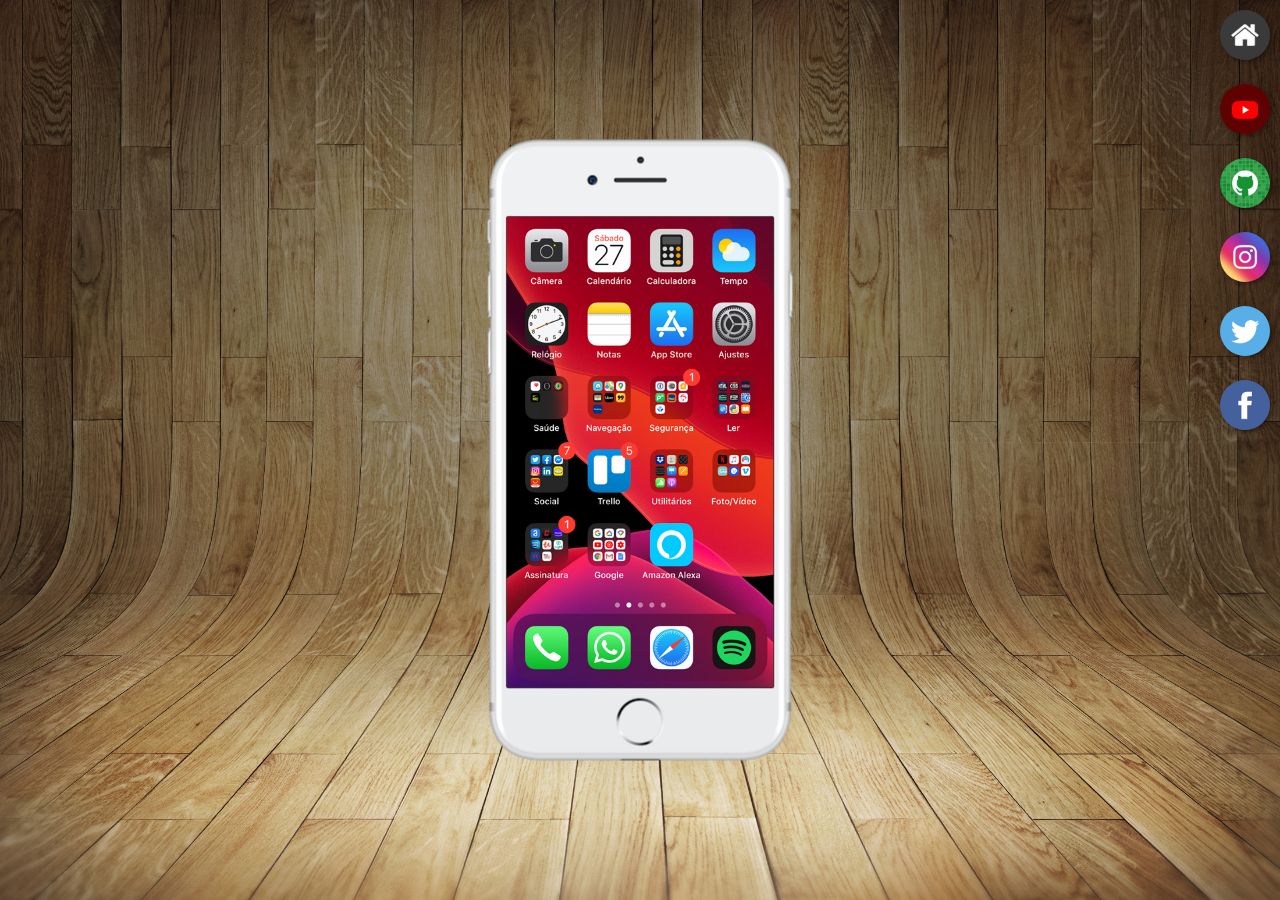
<file: index.html>
<!DOCTYPE html>
<html lang="pt-br">
<head>
    <meta charset="UTF-8">
    <meta name="viewport" content="width=device-width, initial-scale=1.0">
    <link rel="shortcut icon" href="favicon.ico" type="image/x-icon">
    <link rel="stylesheet" href="estilos/style.css">
    <title>Projeto Redes Sociais</title>
</head>
<body>
    <main>
        <section id="telefone">
            <iframe src="home.html" name="tela" id="tela" frameborder="0"></iframe>
        </section>
        <section id="redes-sociais">
            <a href="home.html" target="tela"><img src="imagens/logo-home.jpg" alt="Home"></a><br>
            <a href="youtube.html" target="tela"><img src="imagens/logo-youtube.jpg" alt=""></a><br>
            <a href="github.html" target="tela"><img src="imagens/logo-github.jpg" alt=""></a><br>
            <a href="instagram.html" target="tela"><img src="imagens/logo-instagram.jpg" alt=""></a><br>
            <a href="twitter.html" target="tela"><img src="imagens/logo-twitter.jpg" alt=""></a><br>
            <a href="facebook.html" target="tela"><img src="imagens/logo-facebook.jpg" alt=""></a>
        </section>
    </main>
</body>
</html>
</file>
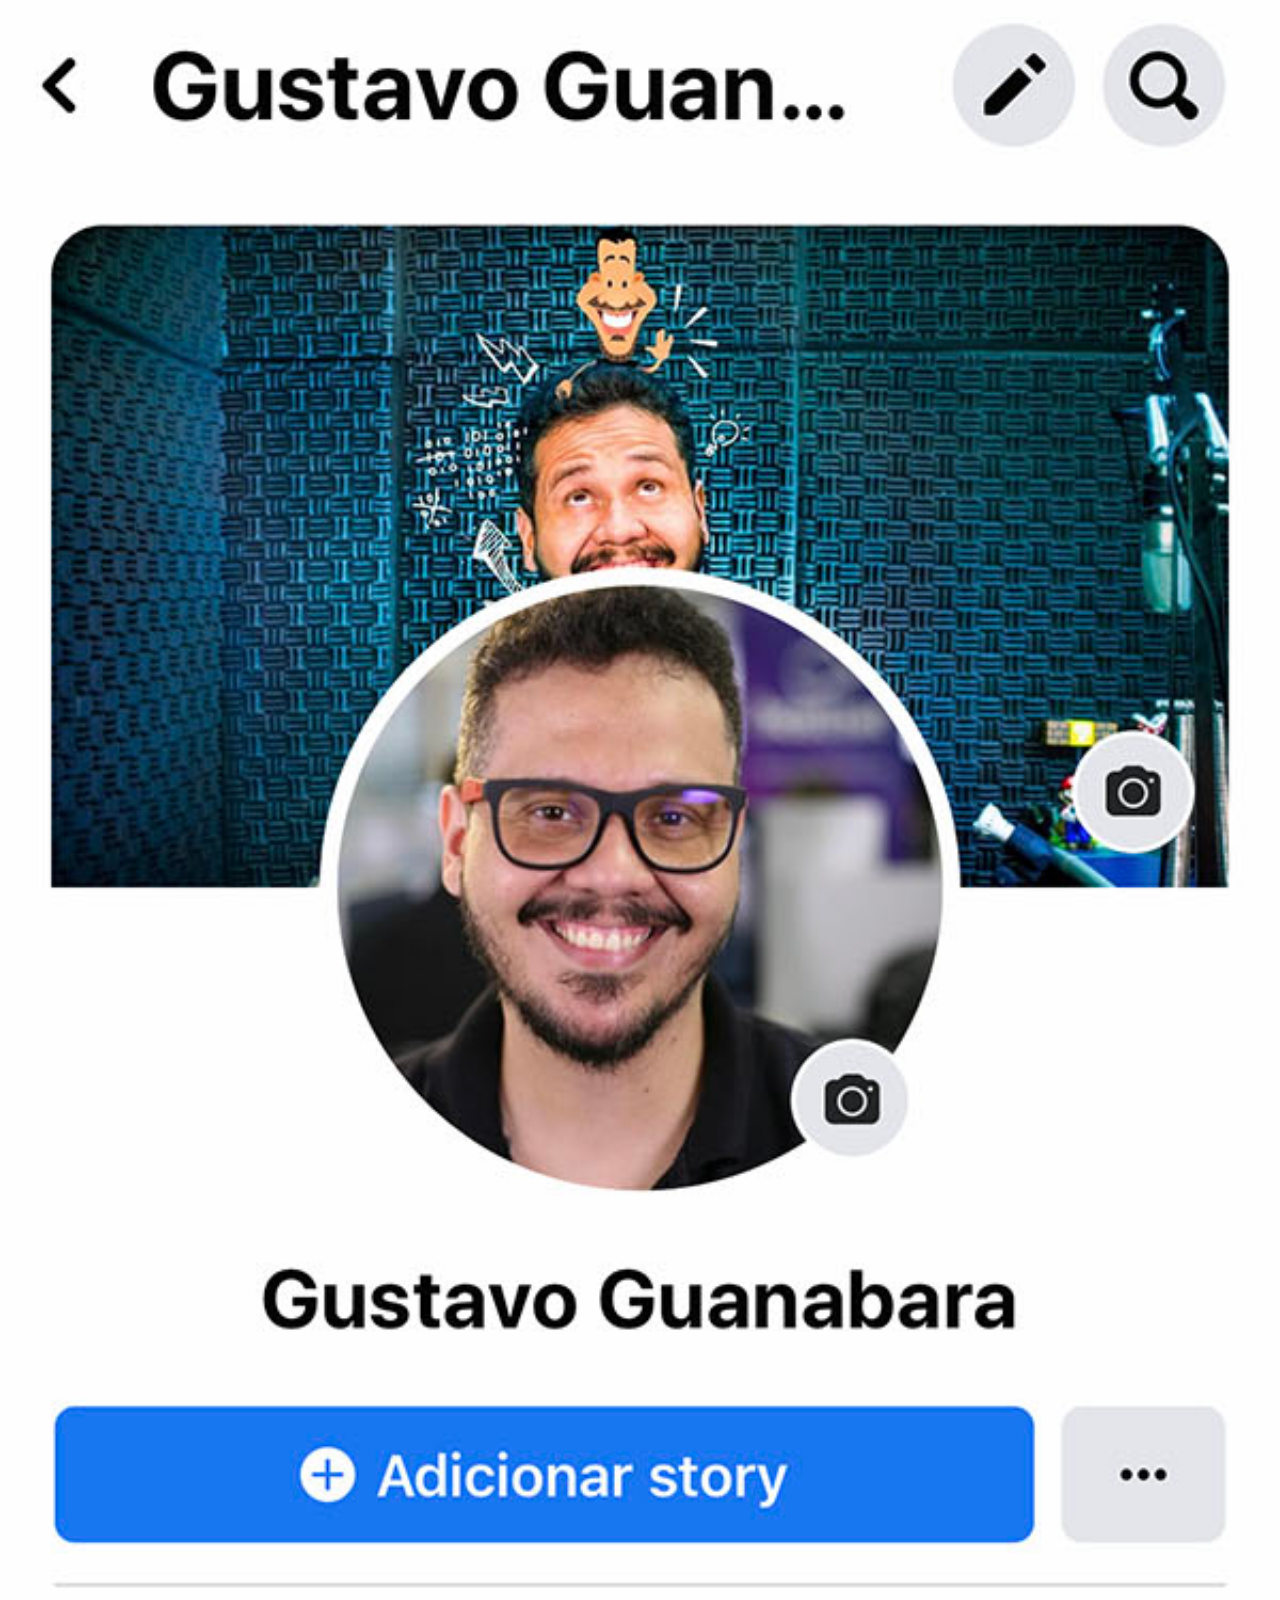
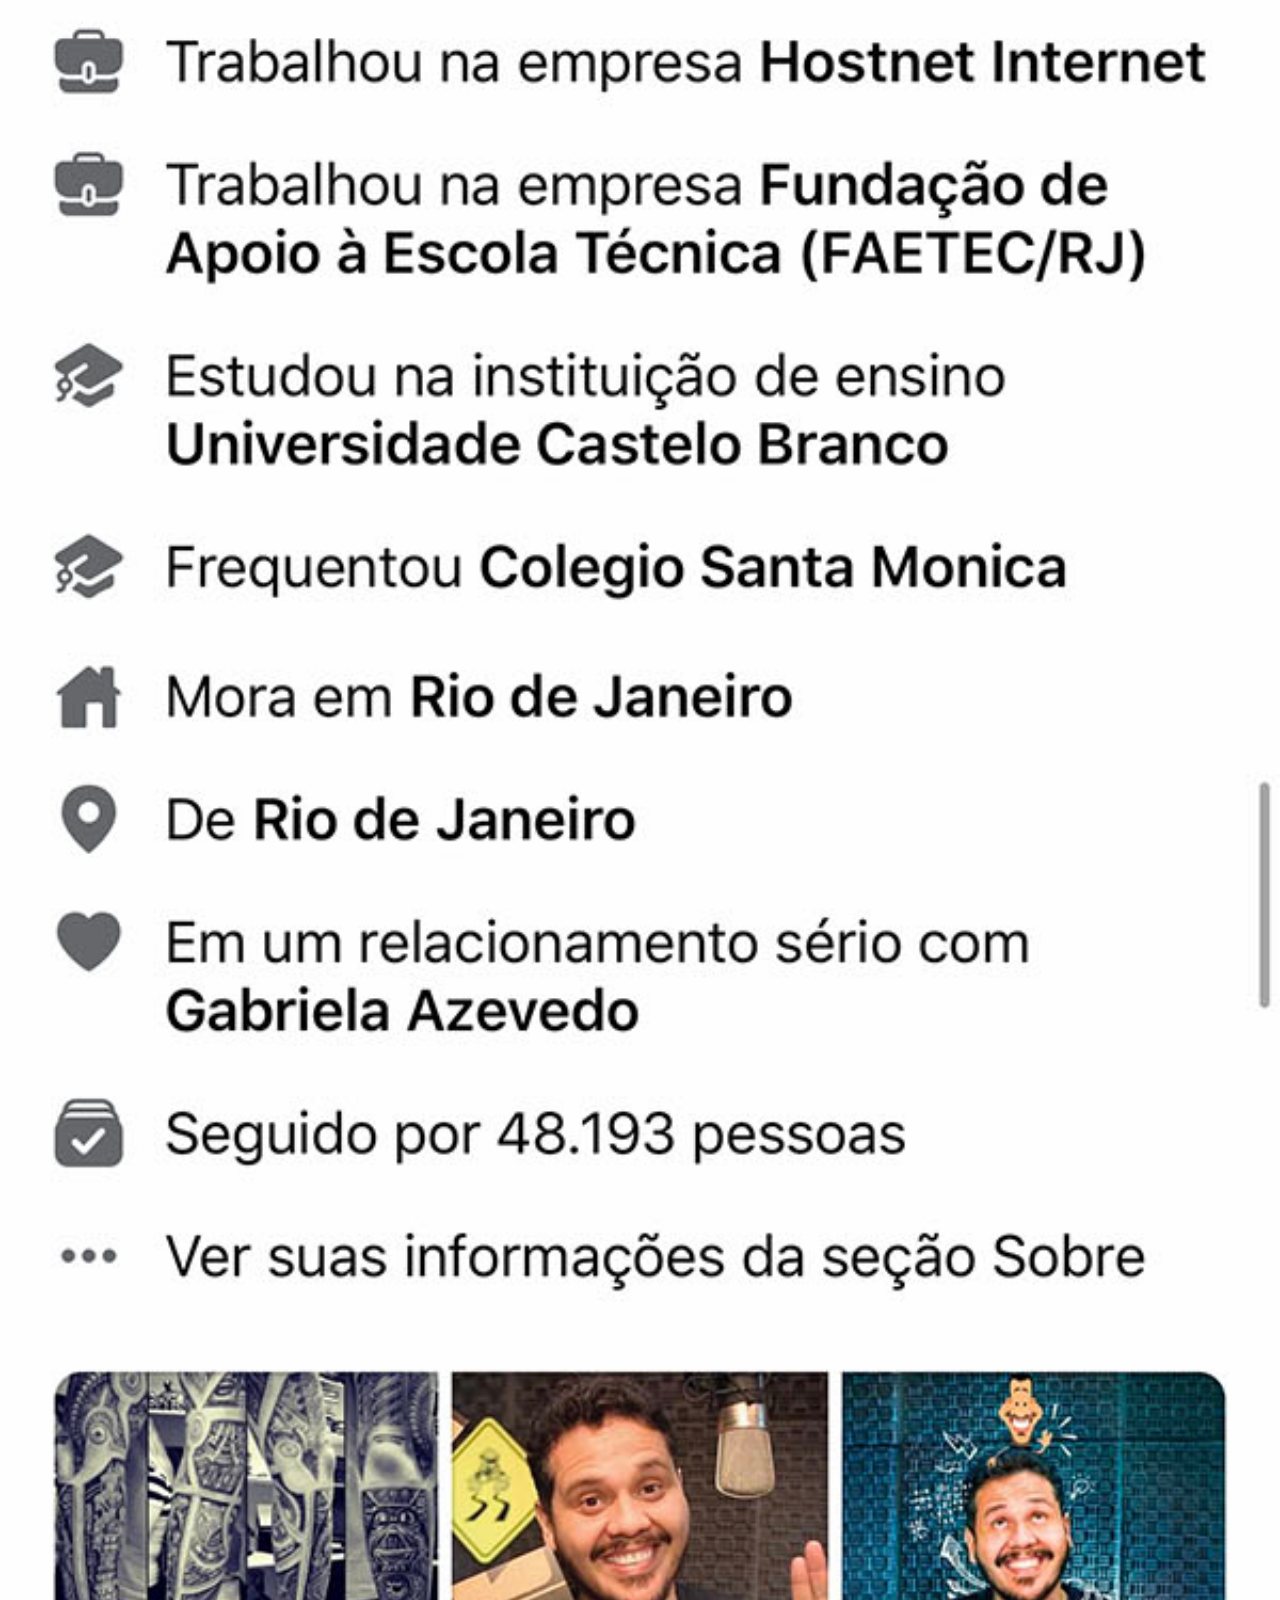
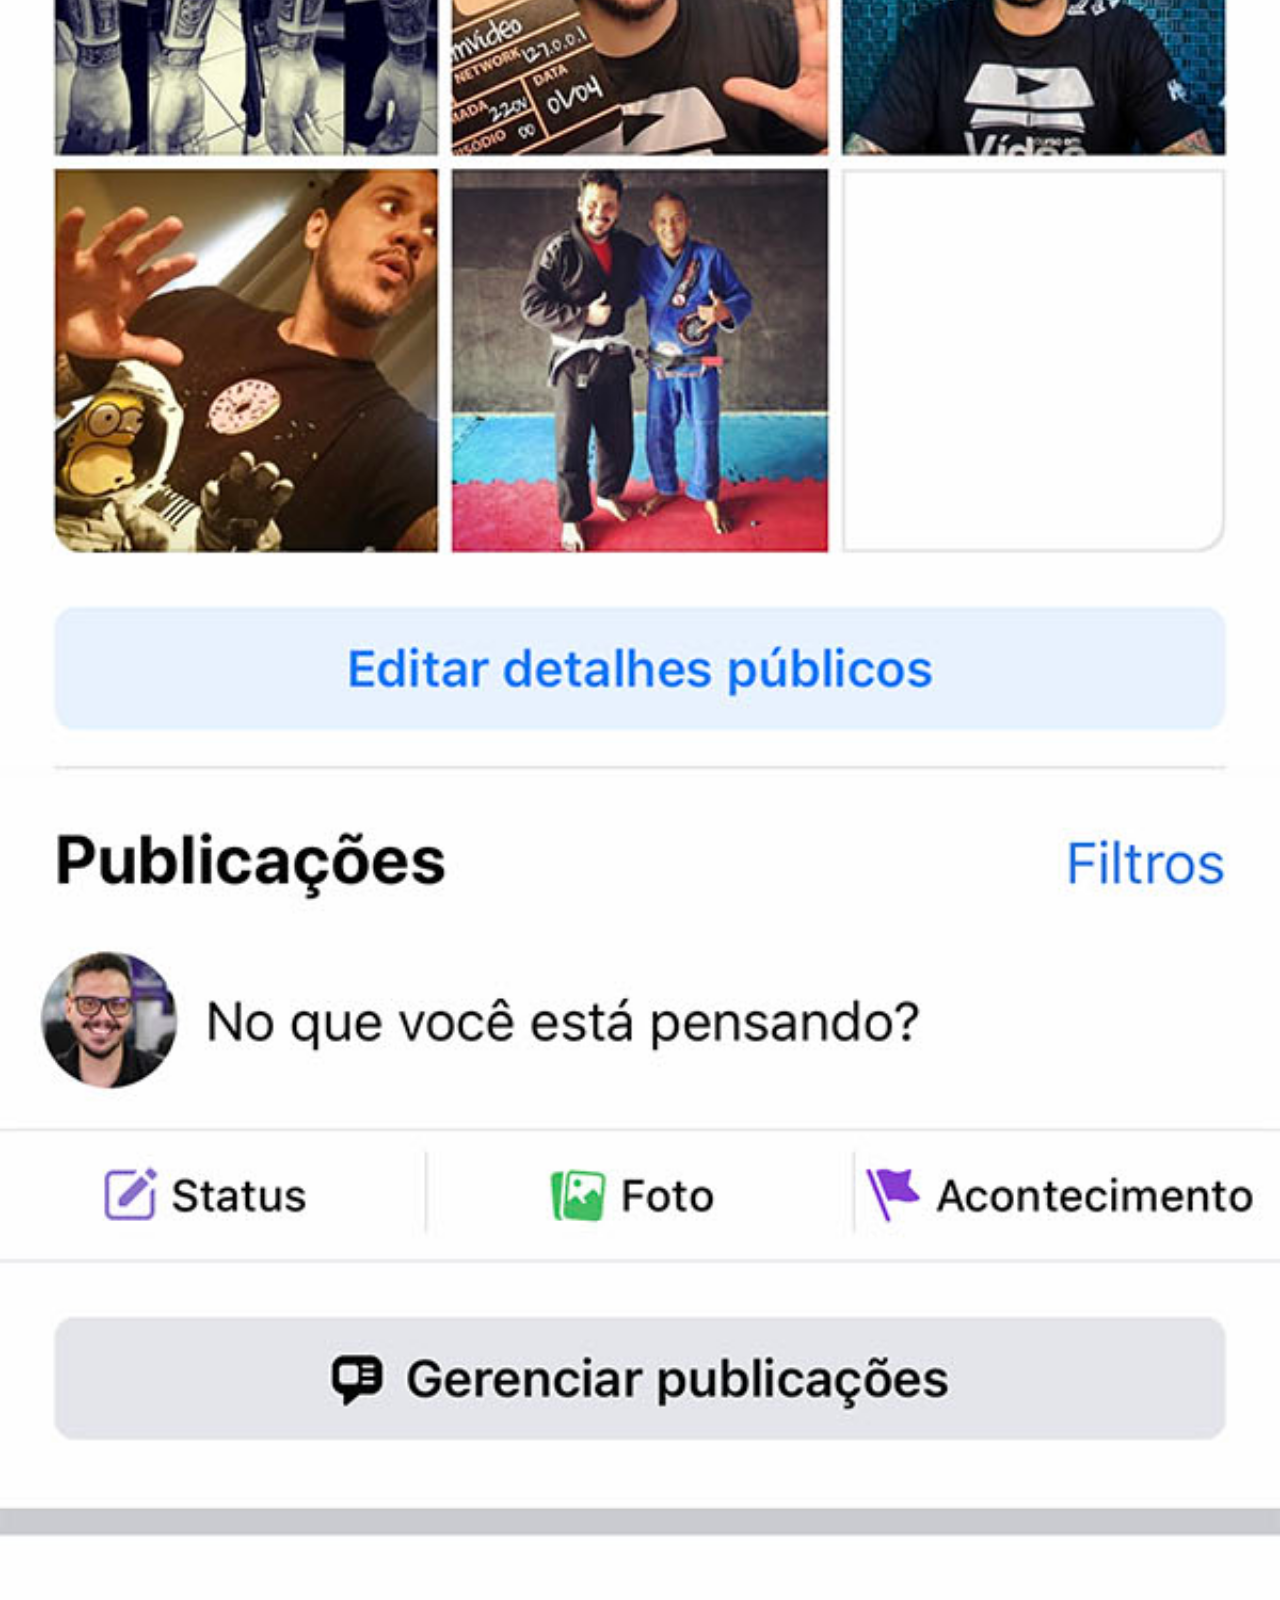
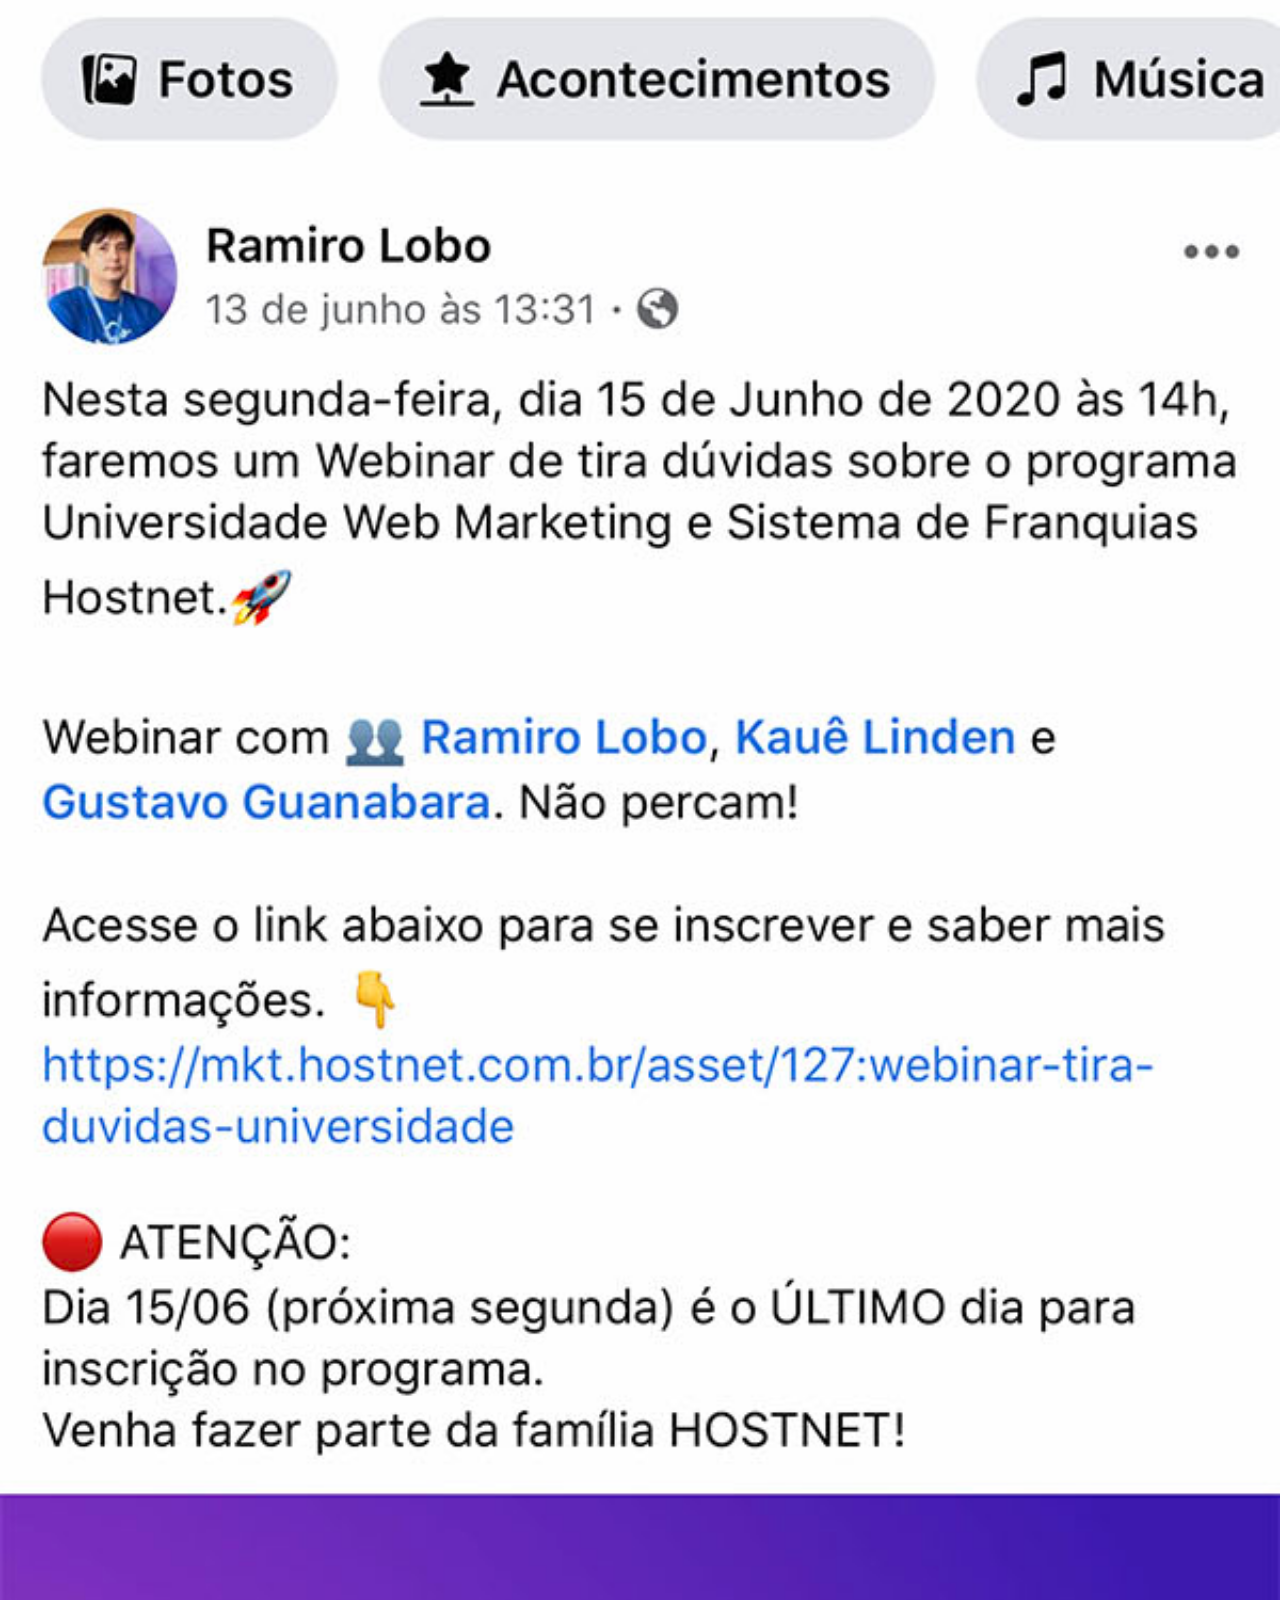
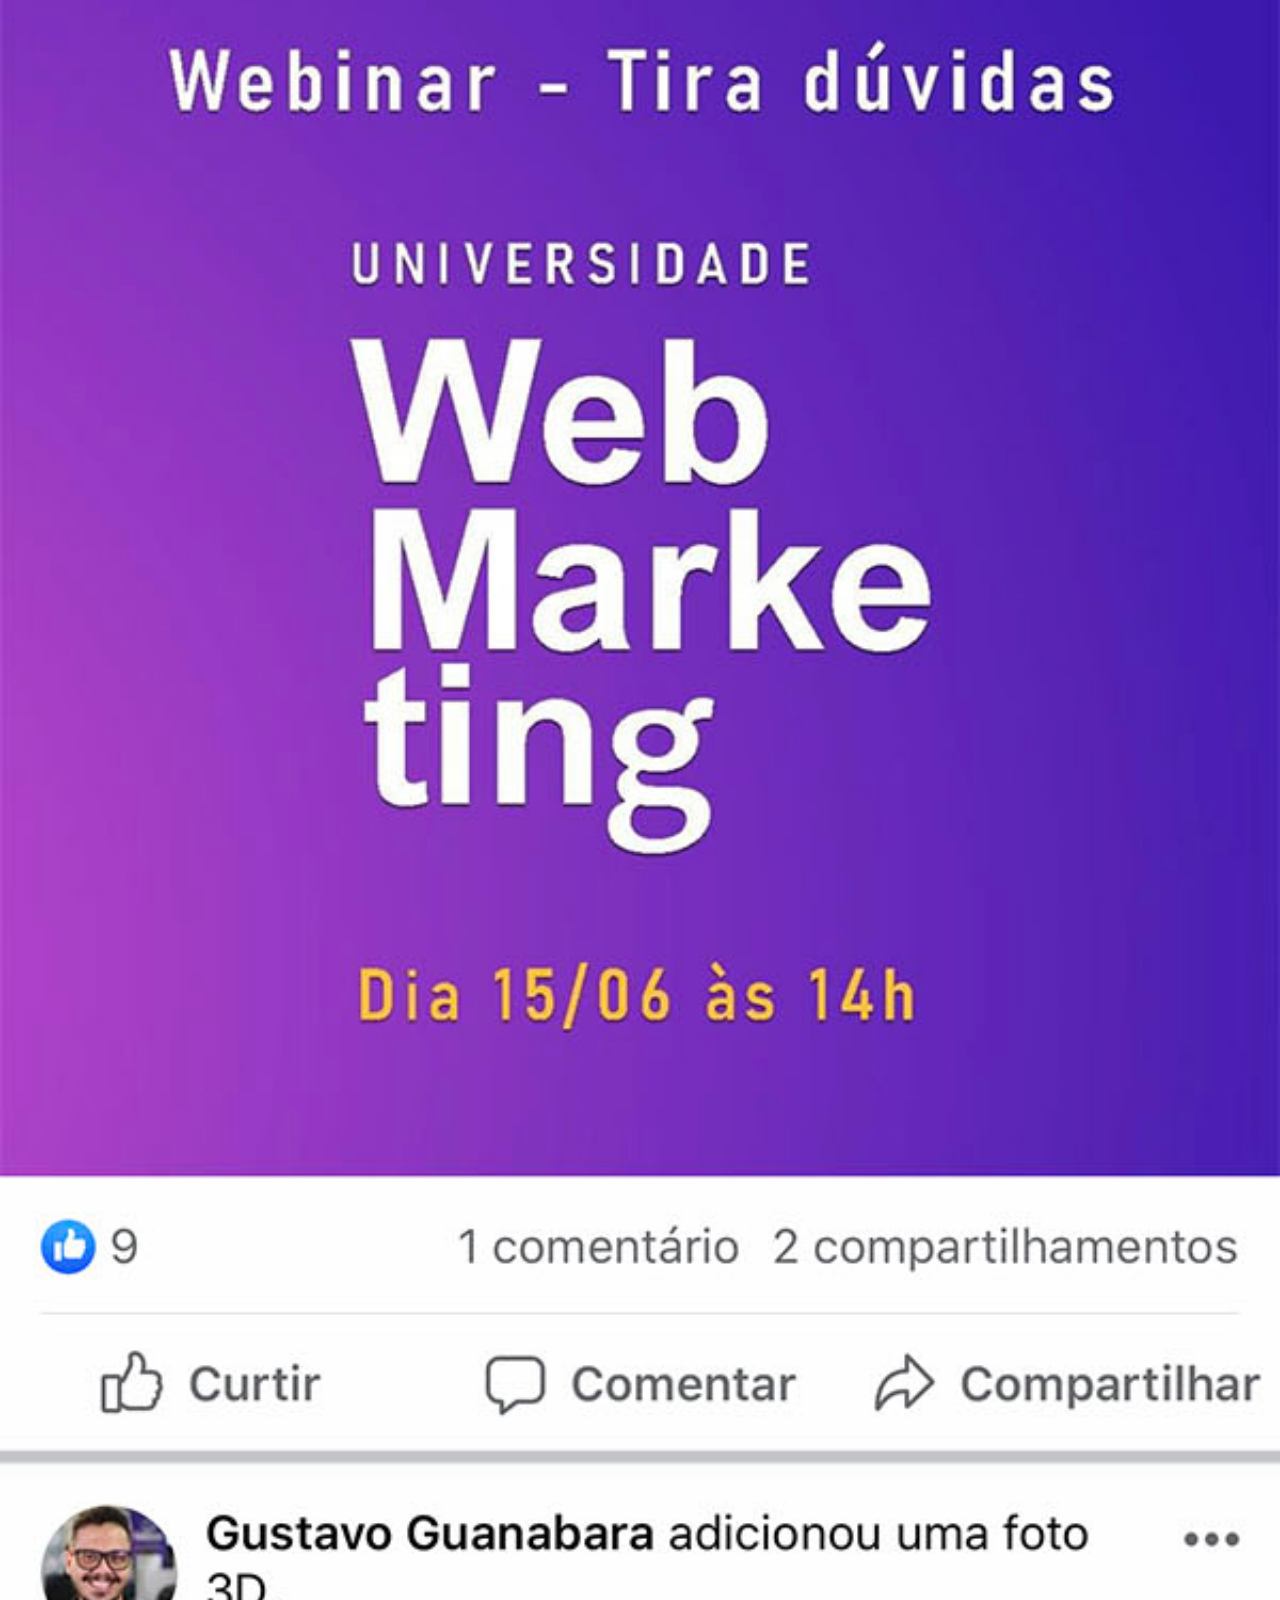
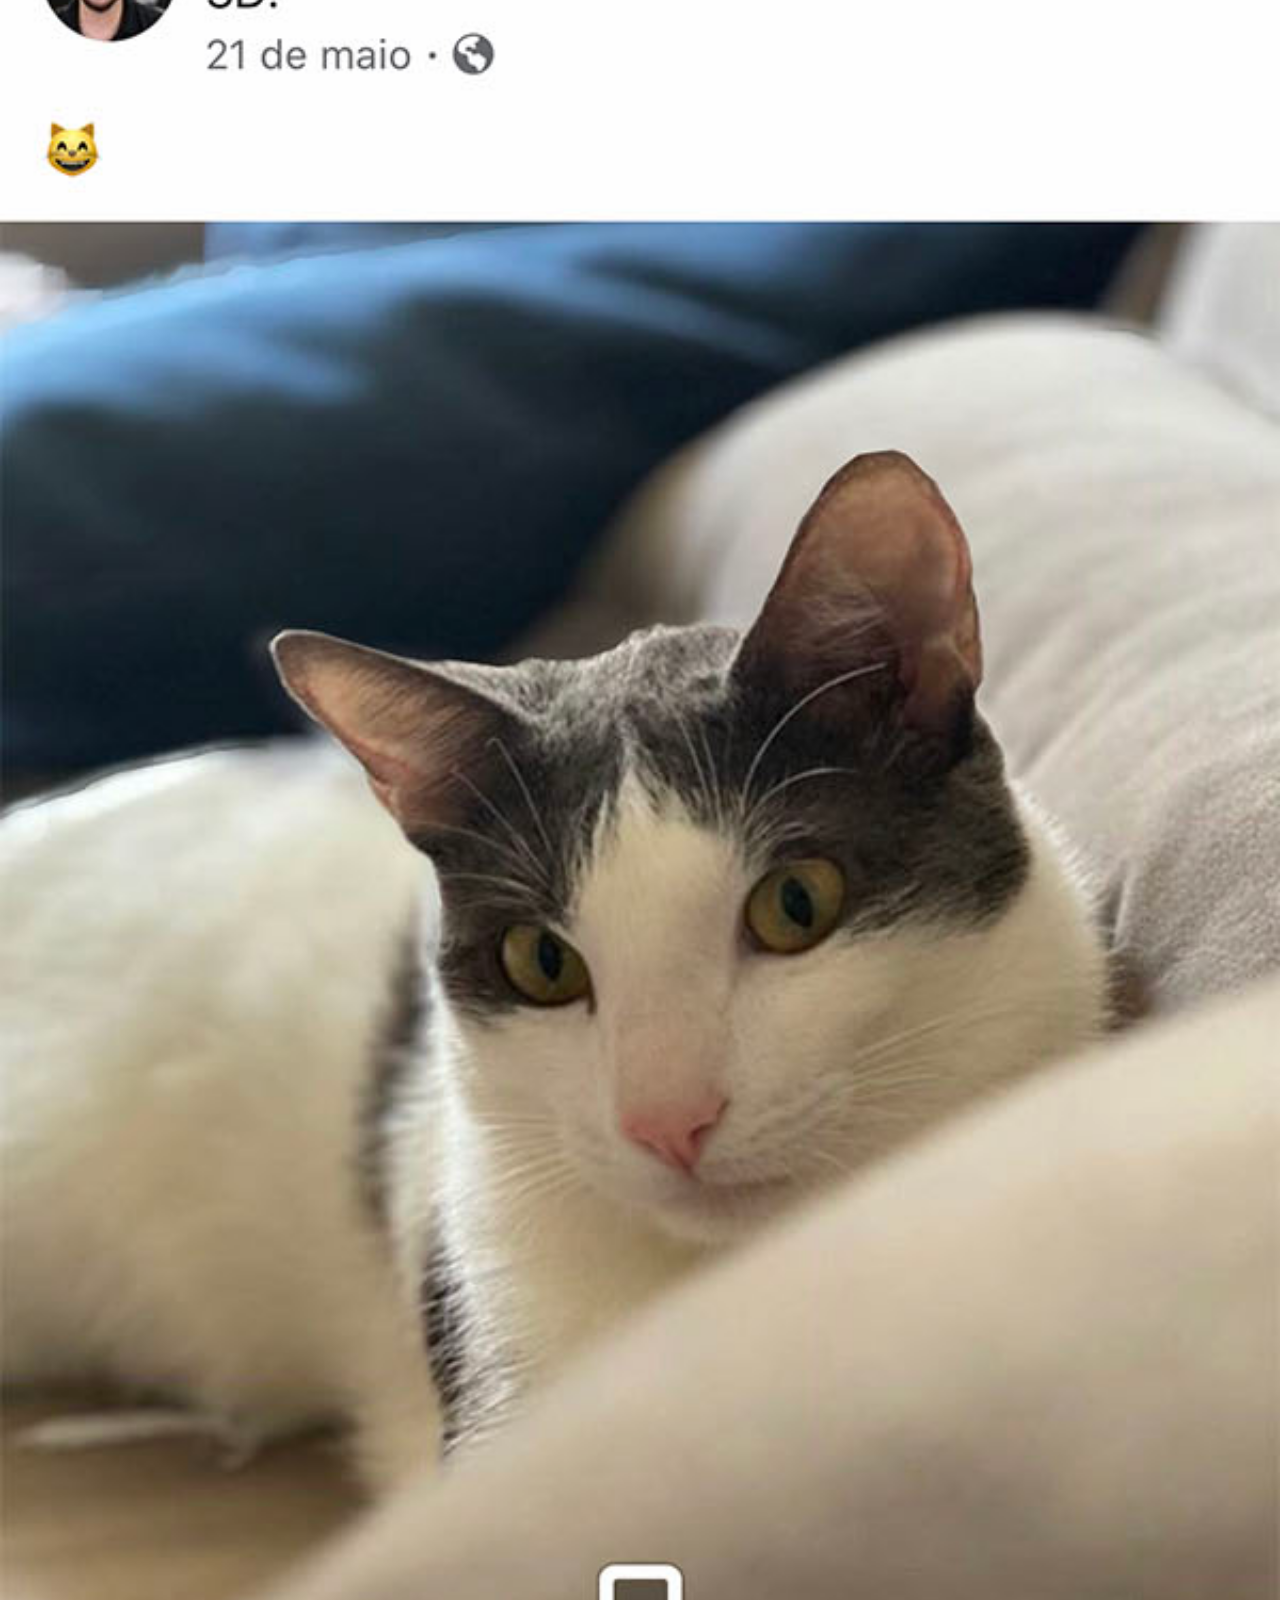
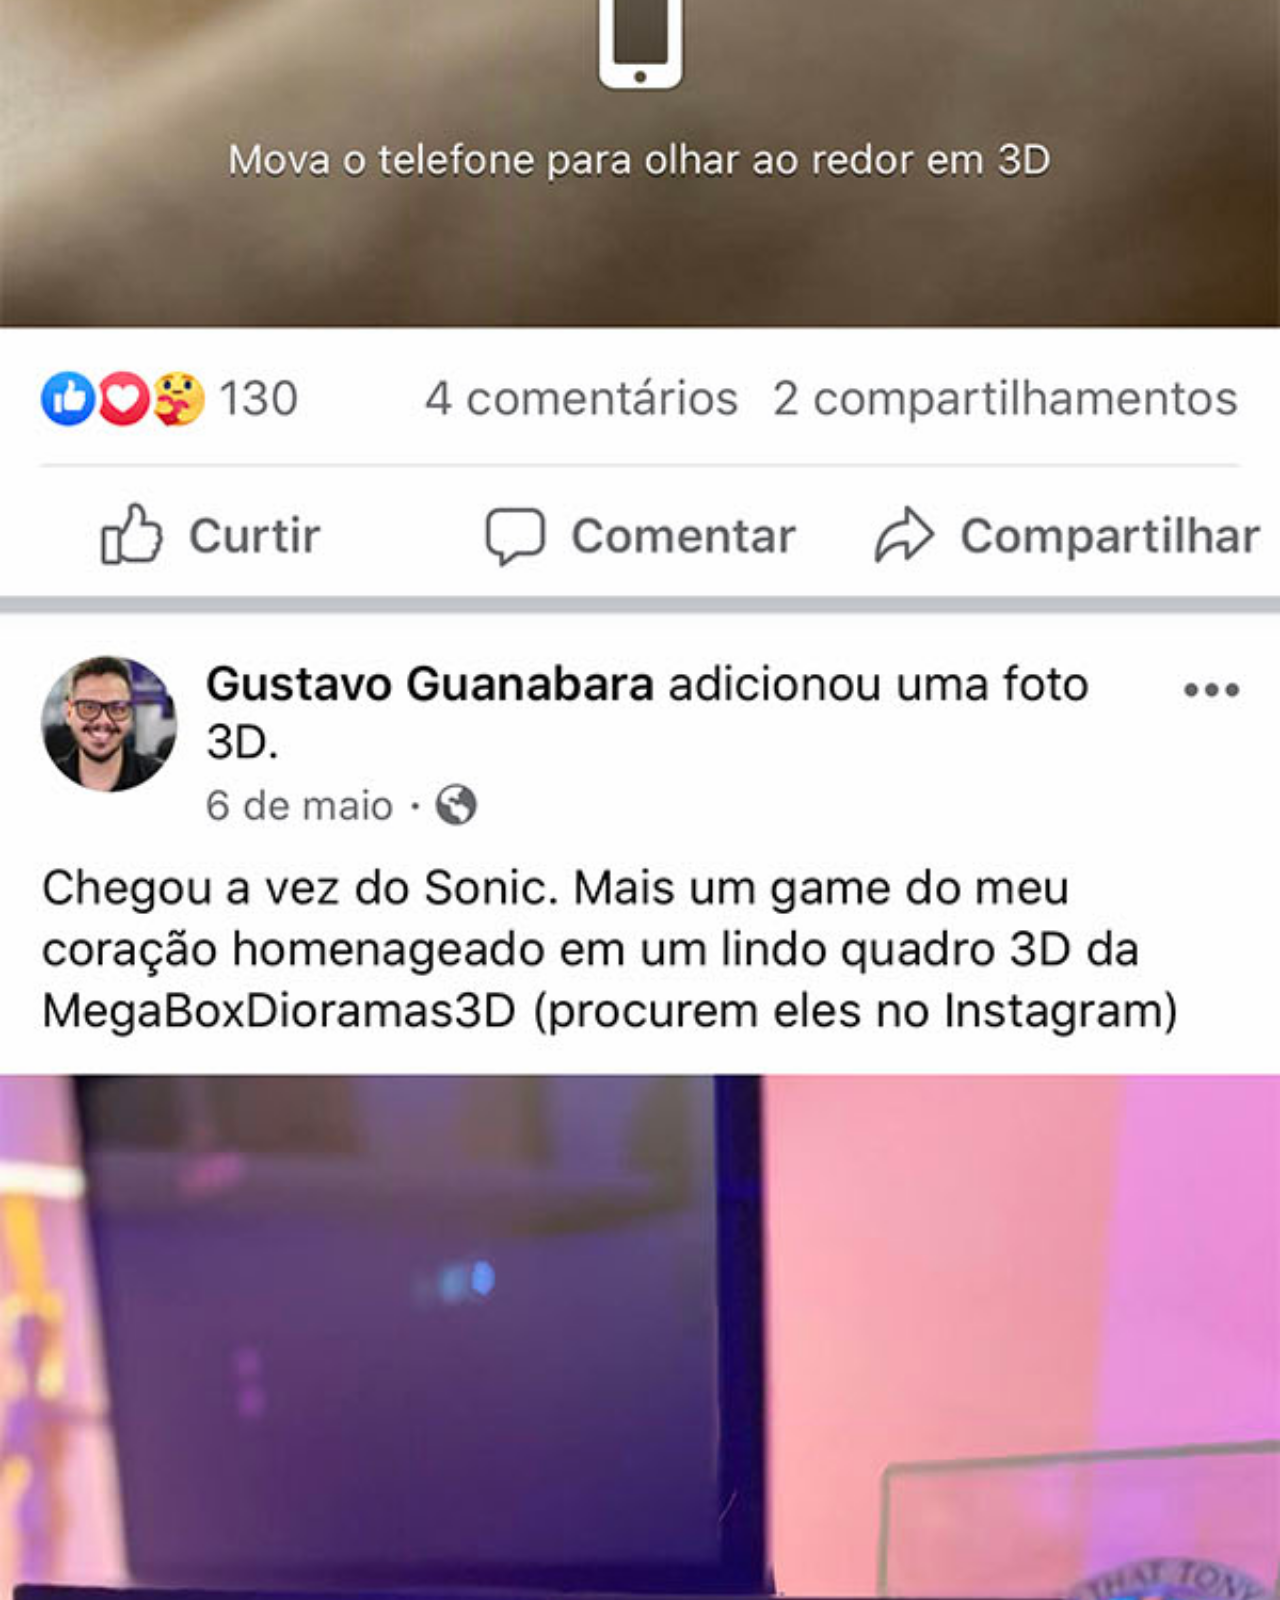
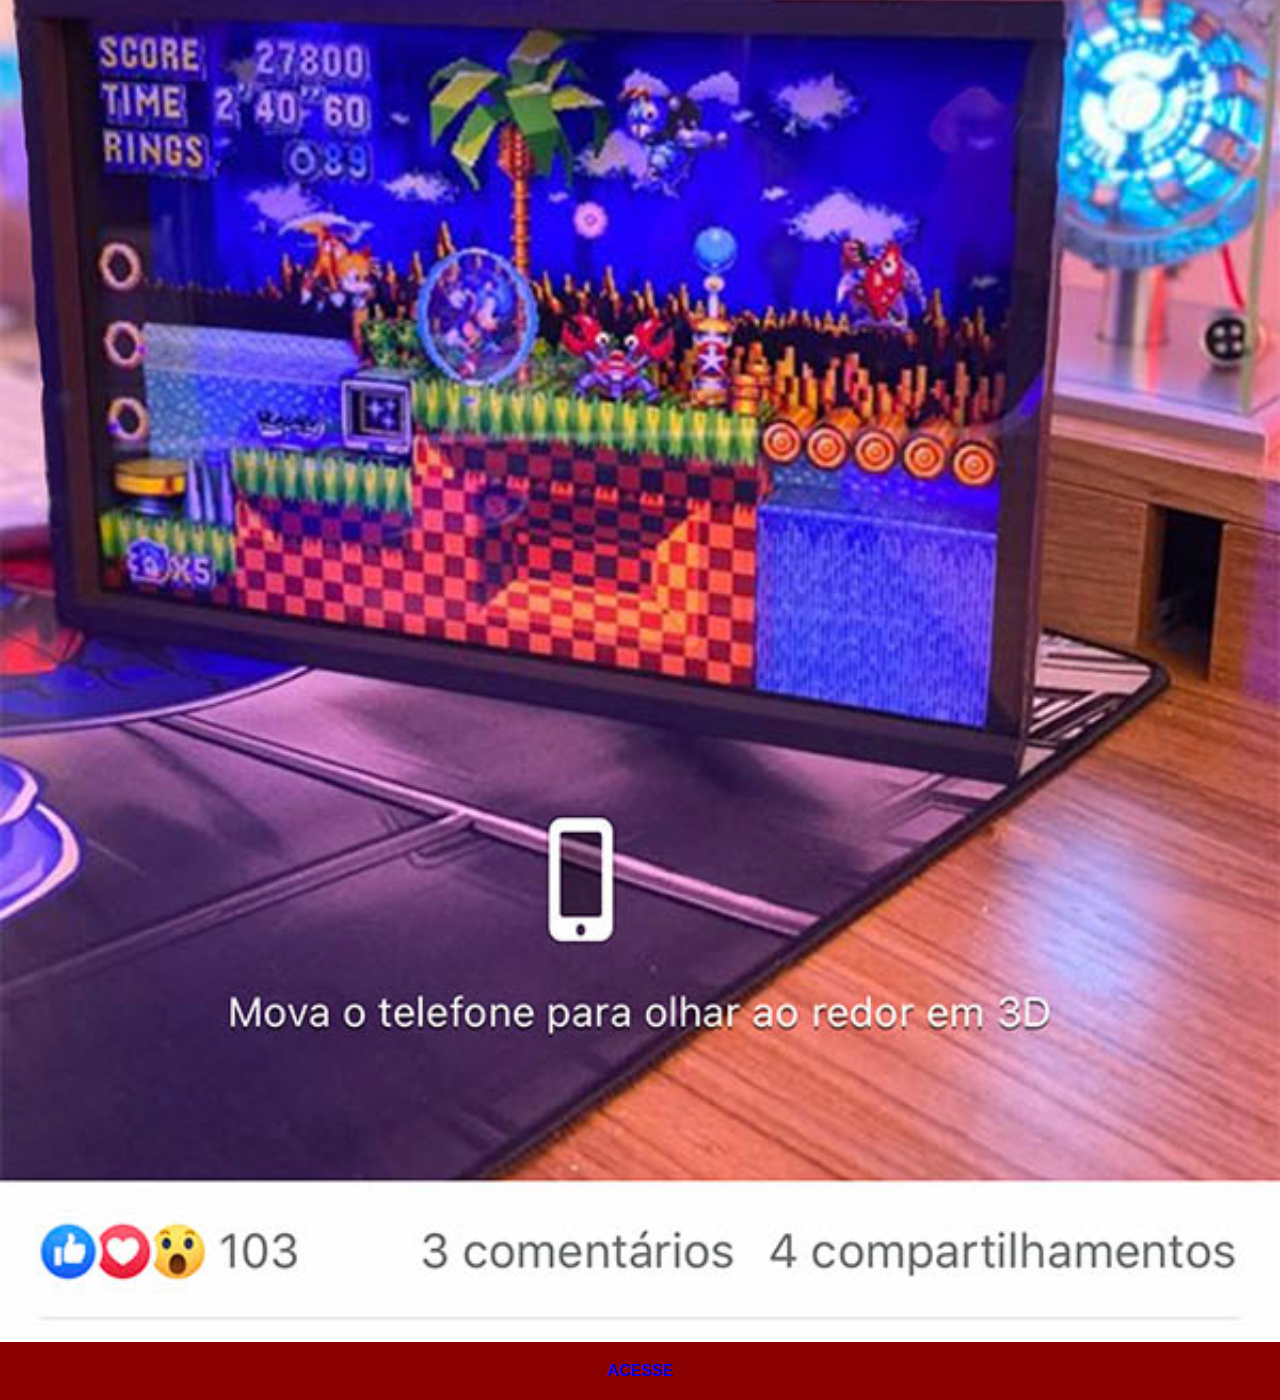
<file: facebook.html>
<!DOCTYPE html>
<html lang="pt-br">
<head>
    <meta charset="UTF-8">
    <meta name="viewport" content="width=device-width, initial-scale=1.0">
    <title>Facebool</title>
    <link rel="stylesheet" href="estilos/social.css">
</head>
<body>
    <img src="imagens/tela-facebook.jpg" alt="">
    <a href="https://www.facebook.com">ACESSE</a>
</body>
</html>
</file>
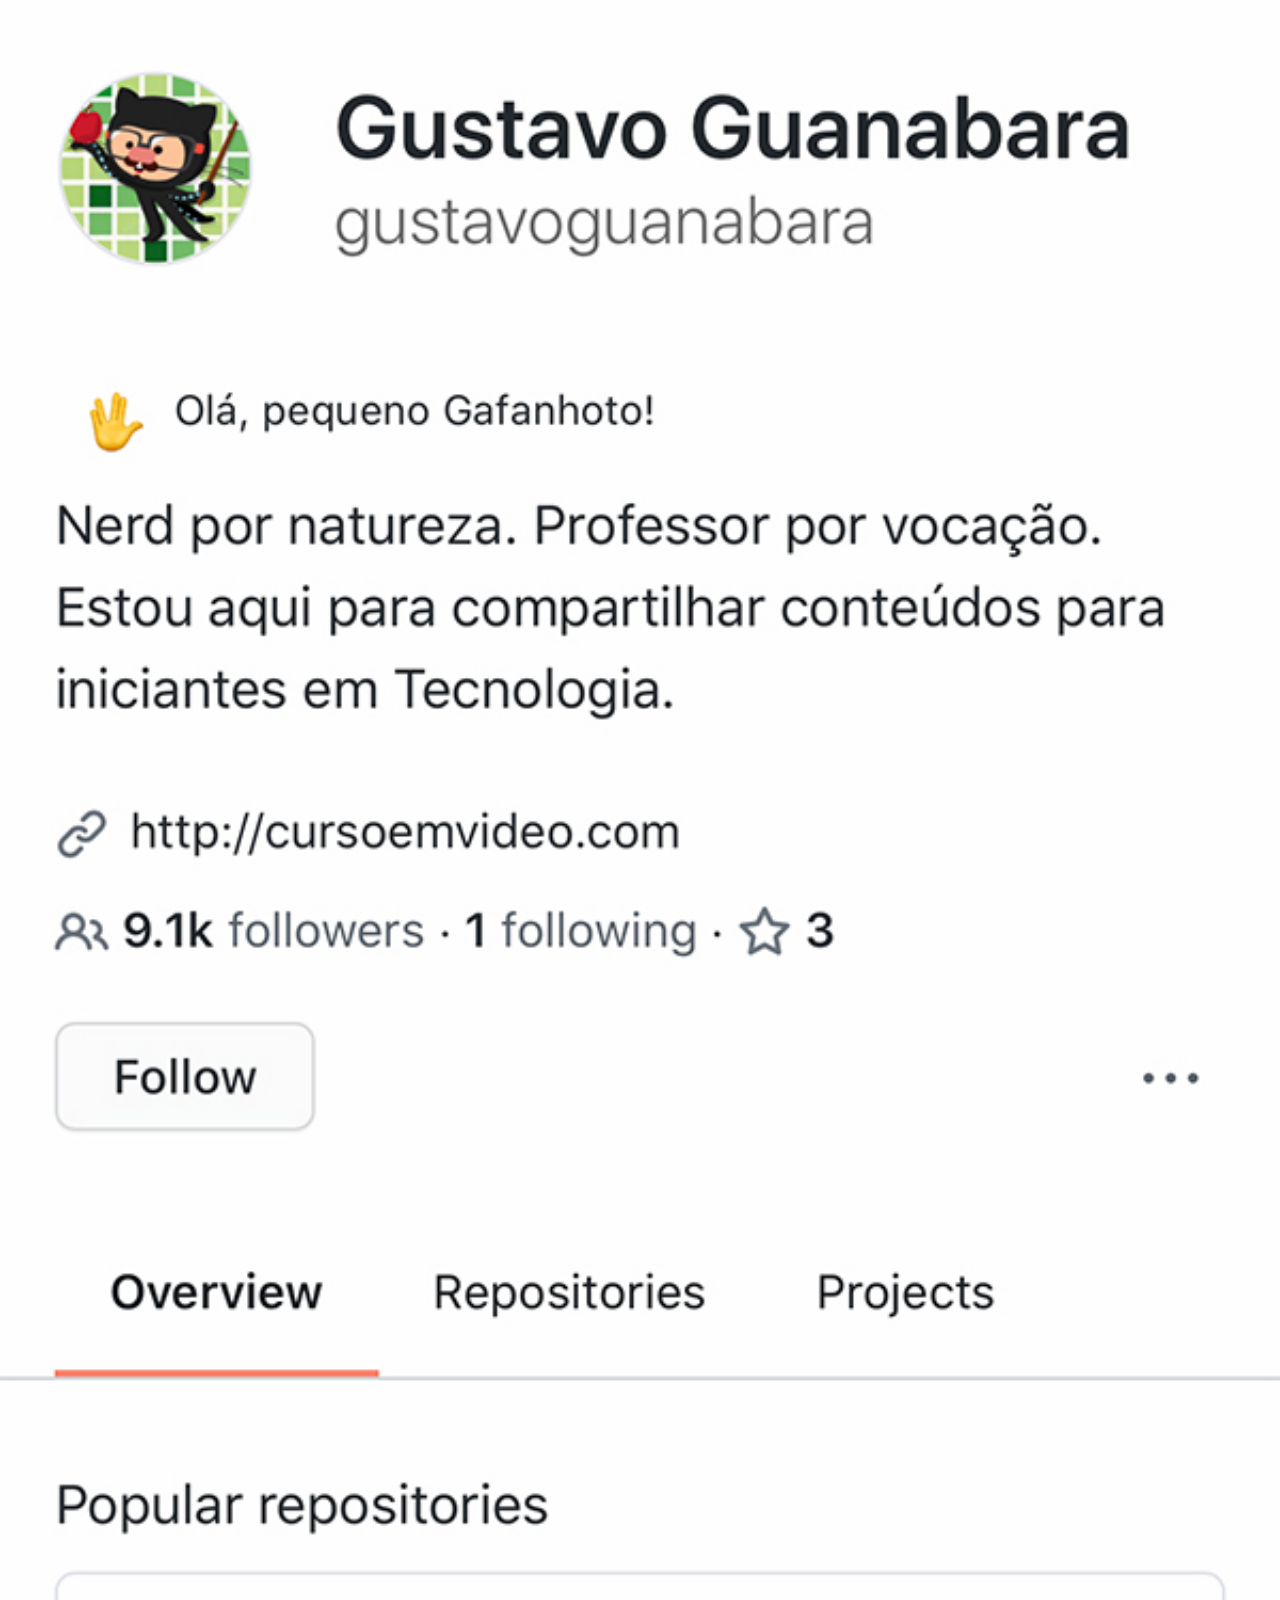
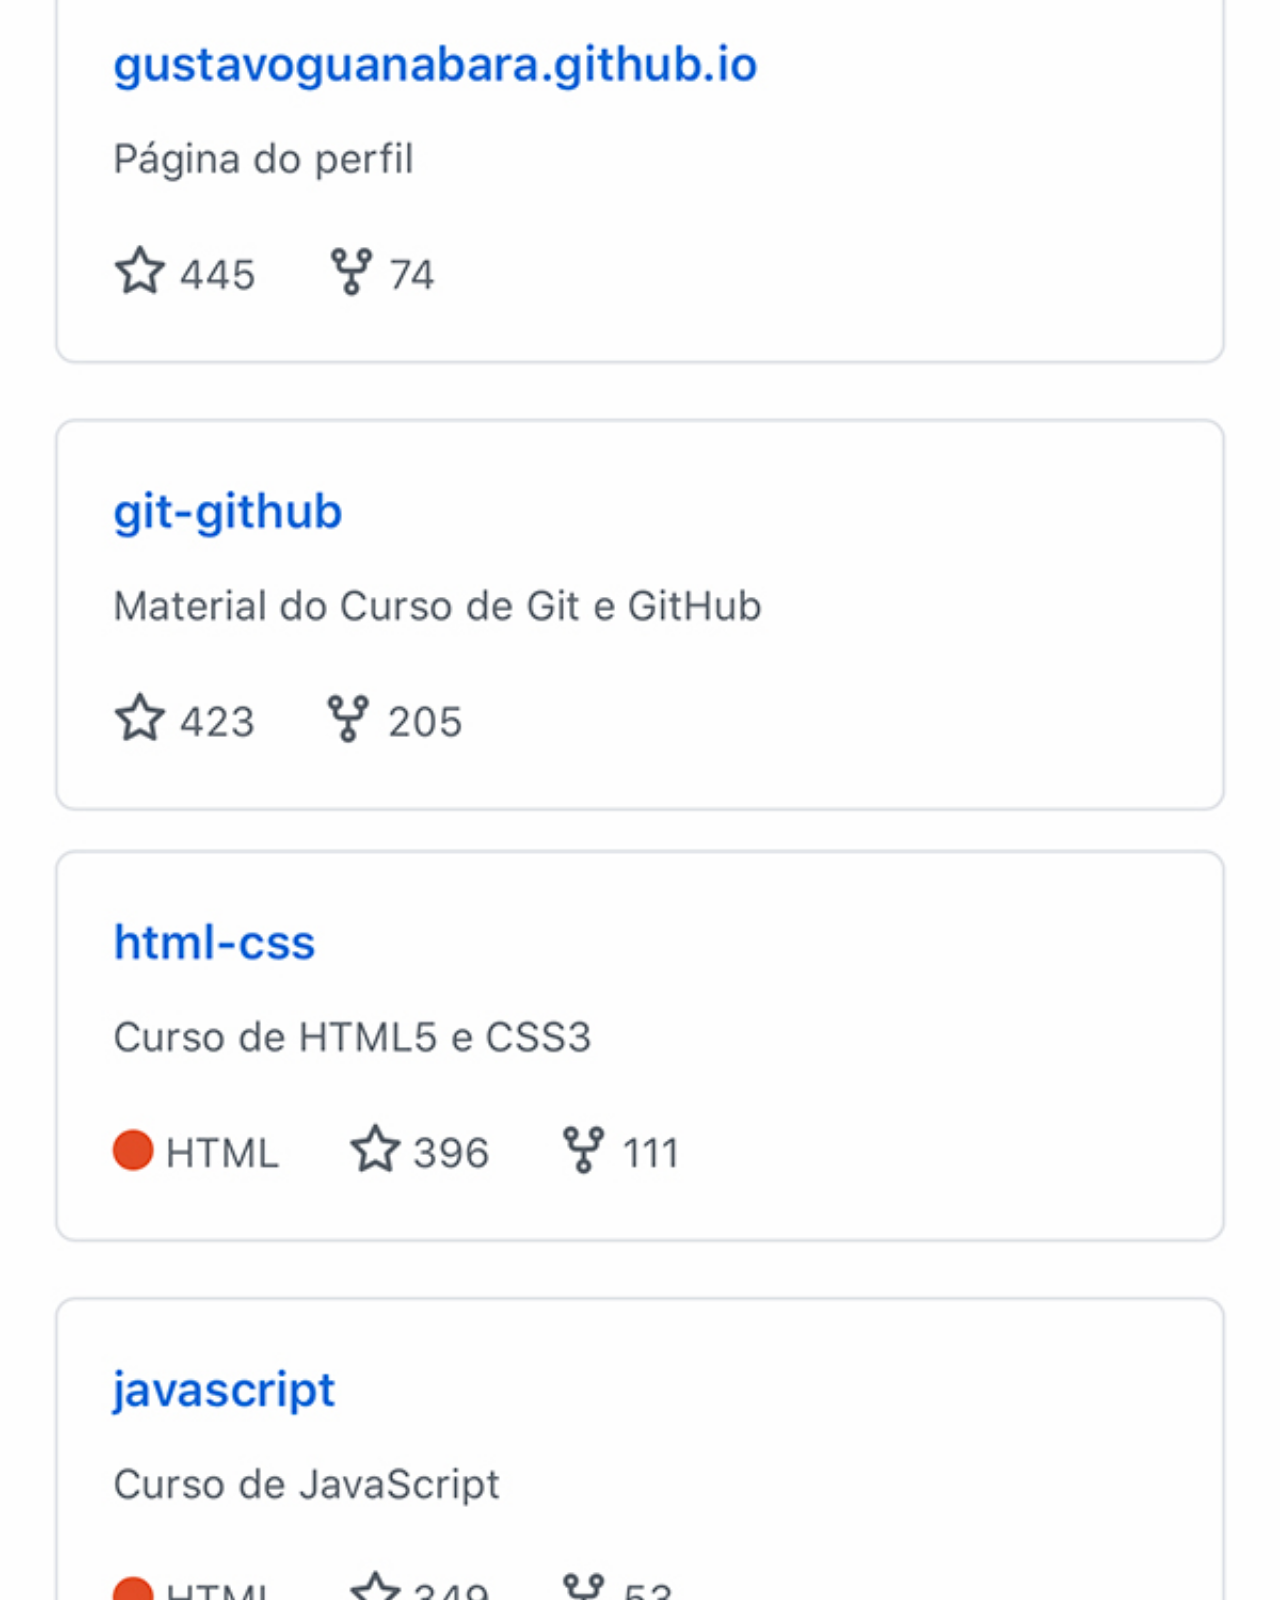
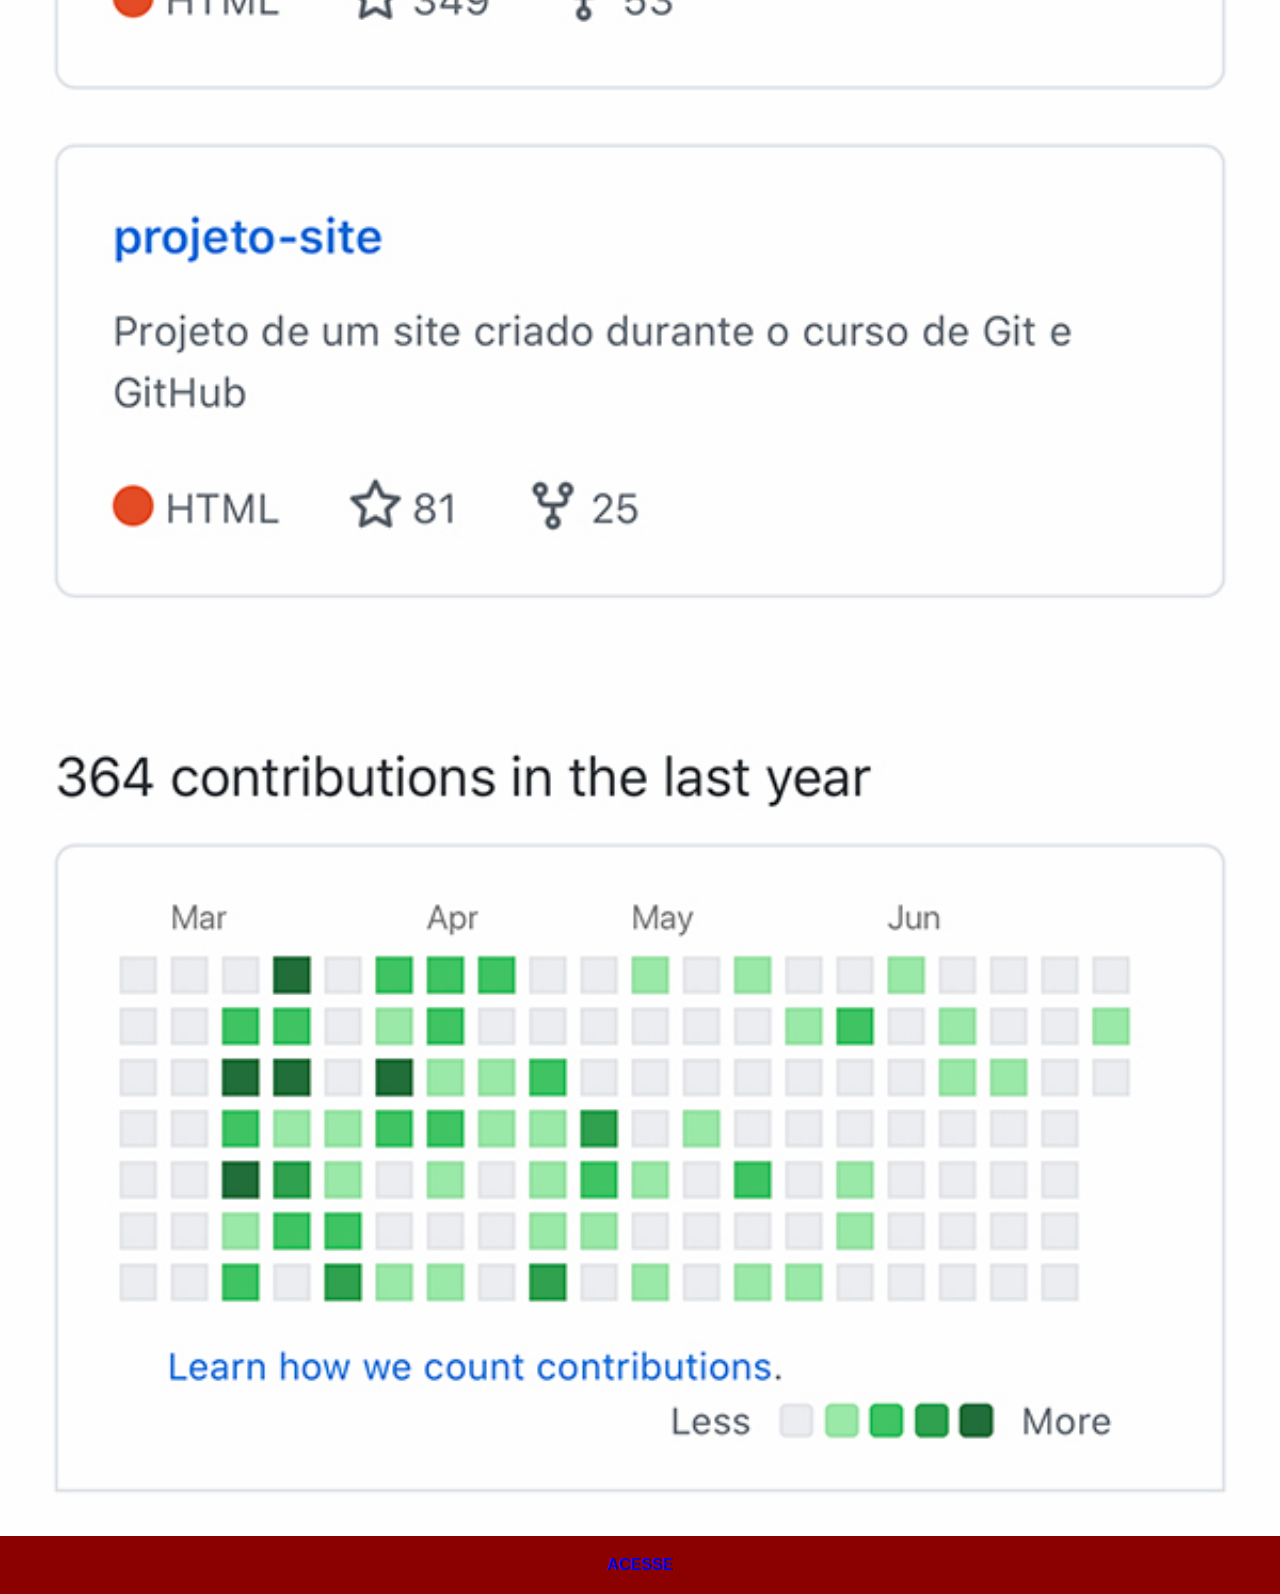
<file: github.html>
<!DOCTYPE html>
<html lang="pt-br">
<head>
    <meta charset="UTF-8">
    <meta name="viewport" content="width=device-width, initial-scale=1.0">
    <title>GitHub</title>
    <link rel="stylesheet" href="estilos/social.css">
</head>
<body>
    <img src="imagens/tela-github.jpg" alt="">
    <a href="https://github.com/nascimentodogustavo" target="_blank">ACESSE</a>
</body>
</html>
</file>
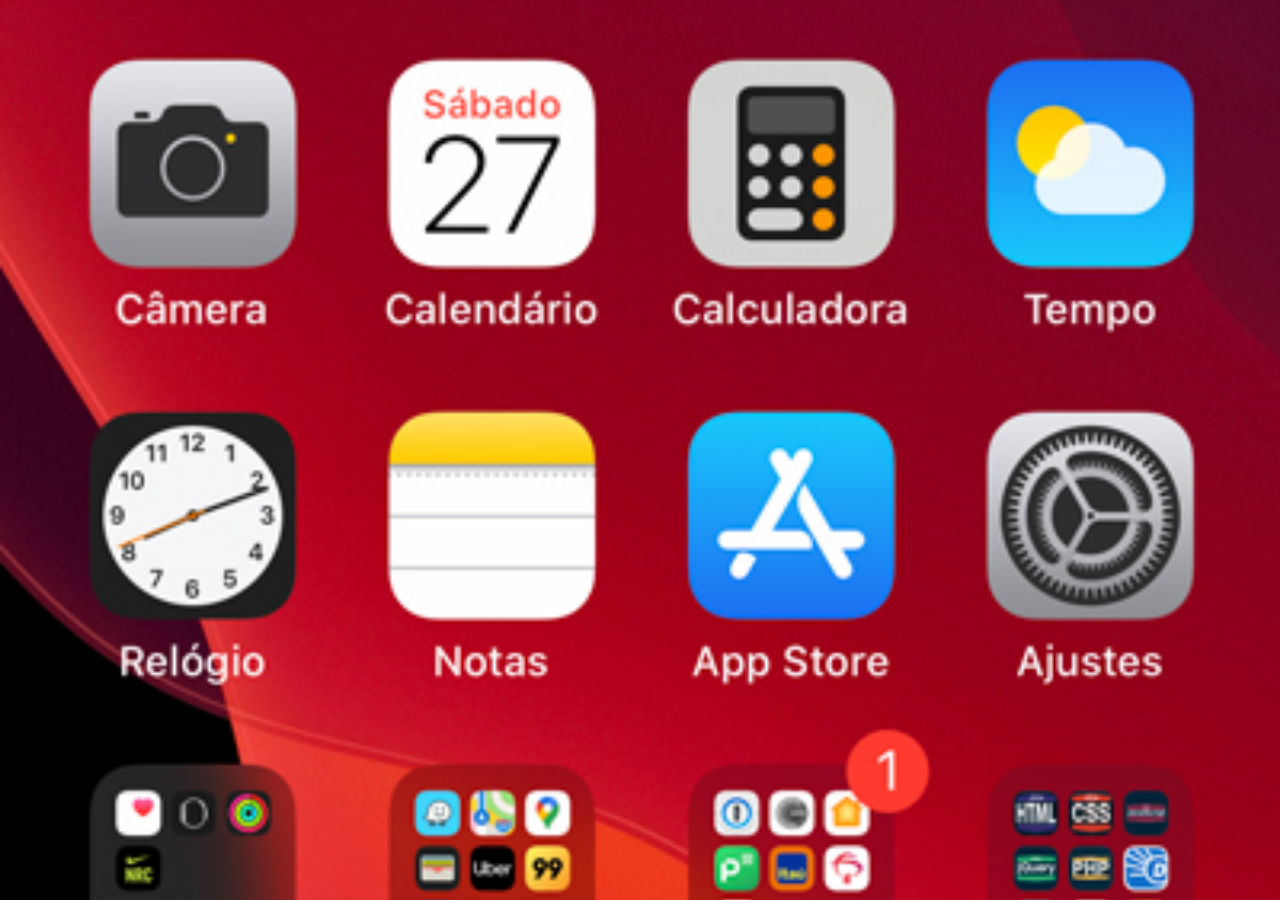
<file: home.html>
<!DOCTYPE html>
<html lang="pt-br">
<head>
    <meta charset="UTF-8">
    <meta name="viewport" content="width=device-width, initial-scale=1.0">
    <title>home</title>
</head>
<style>
    *{
        margin: 0px;
        padding: 0px;
    }

    body {
        width: 100vw;
        height: 100vh;
        background: black url('imagens/tela-home.jpg') no-repeat top center;
        background-size: cover;
    }
</style>
<body>
    
</body>
</html>
</file>
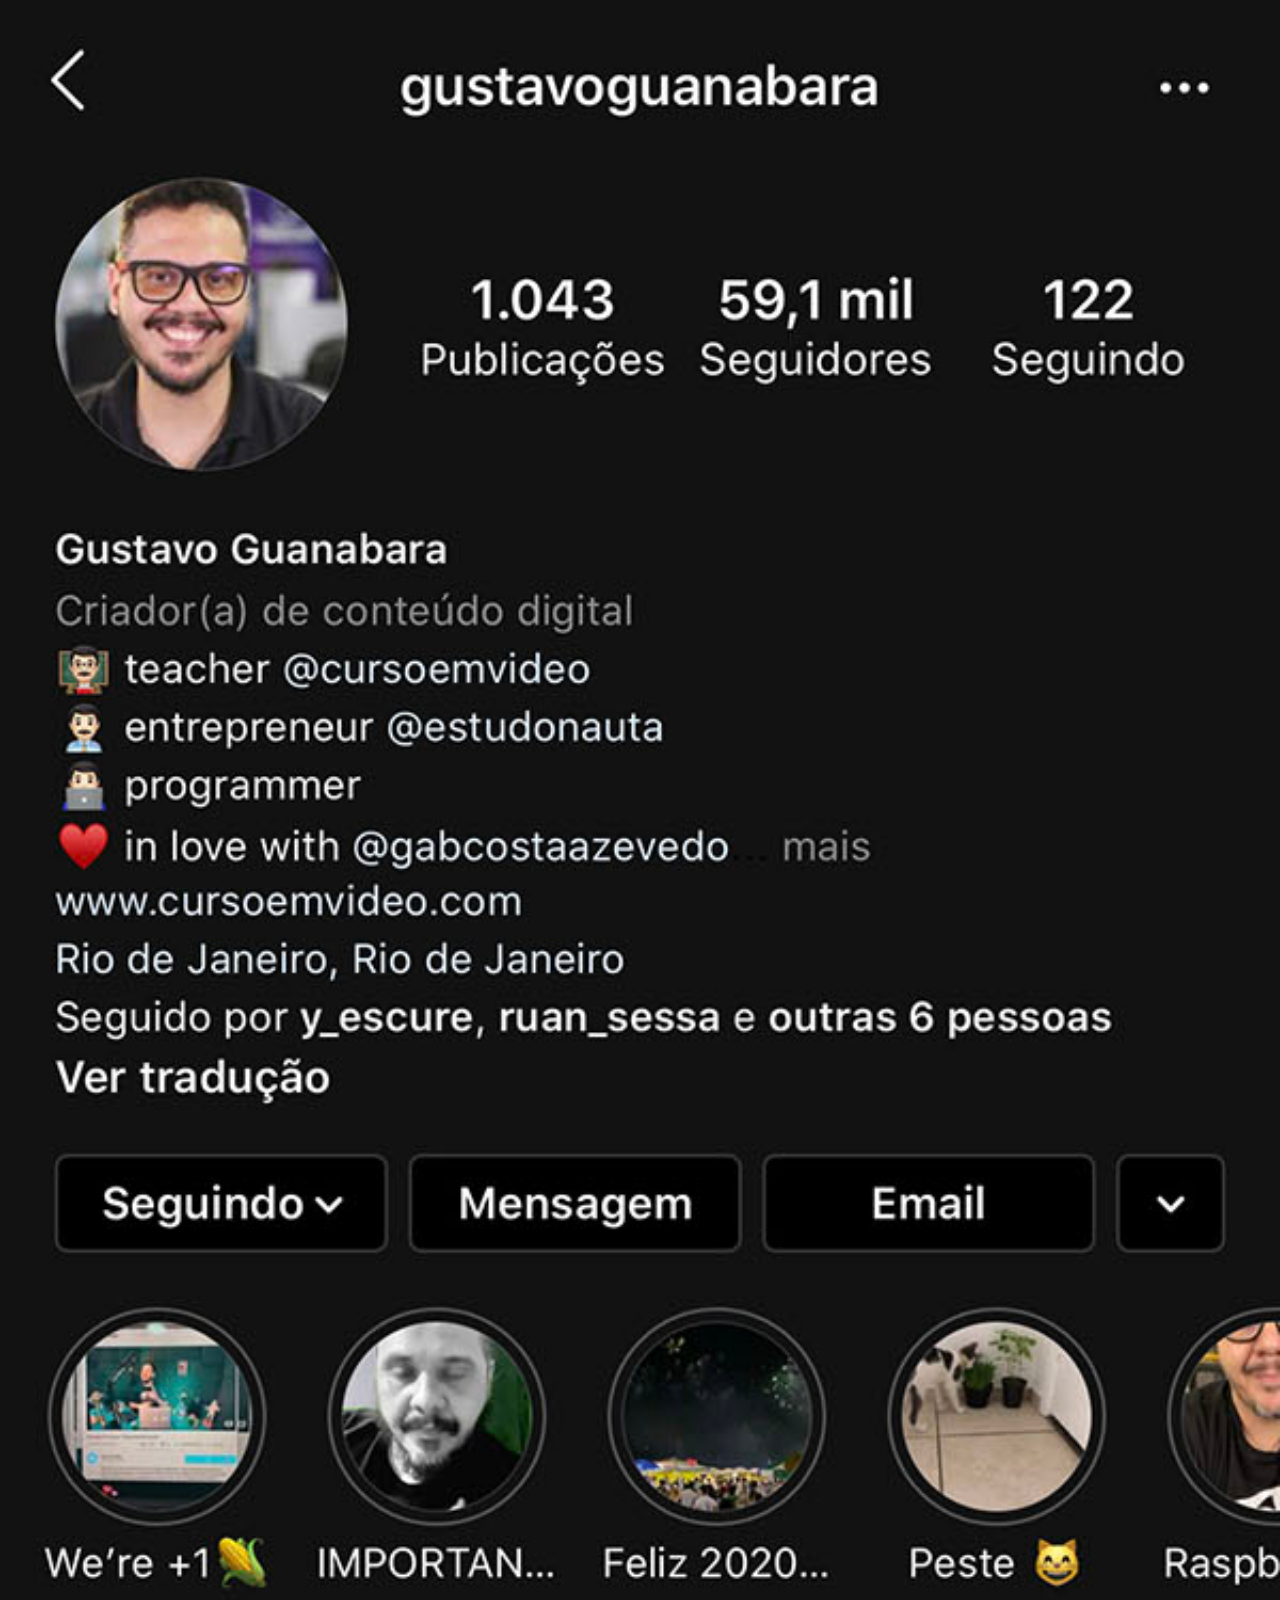
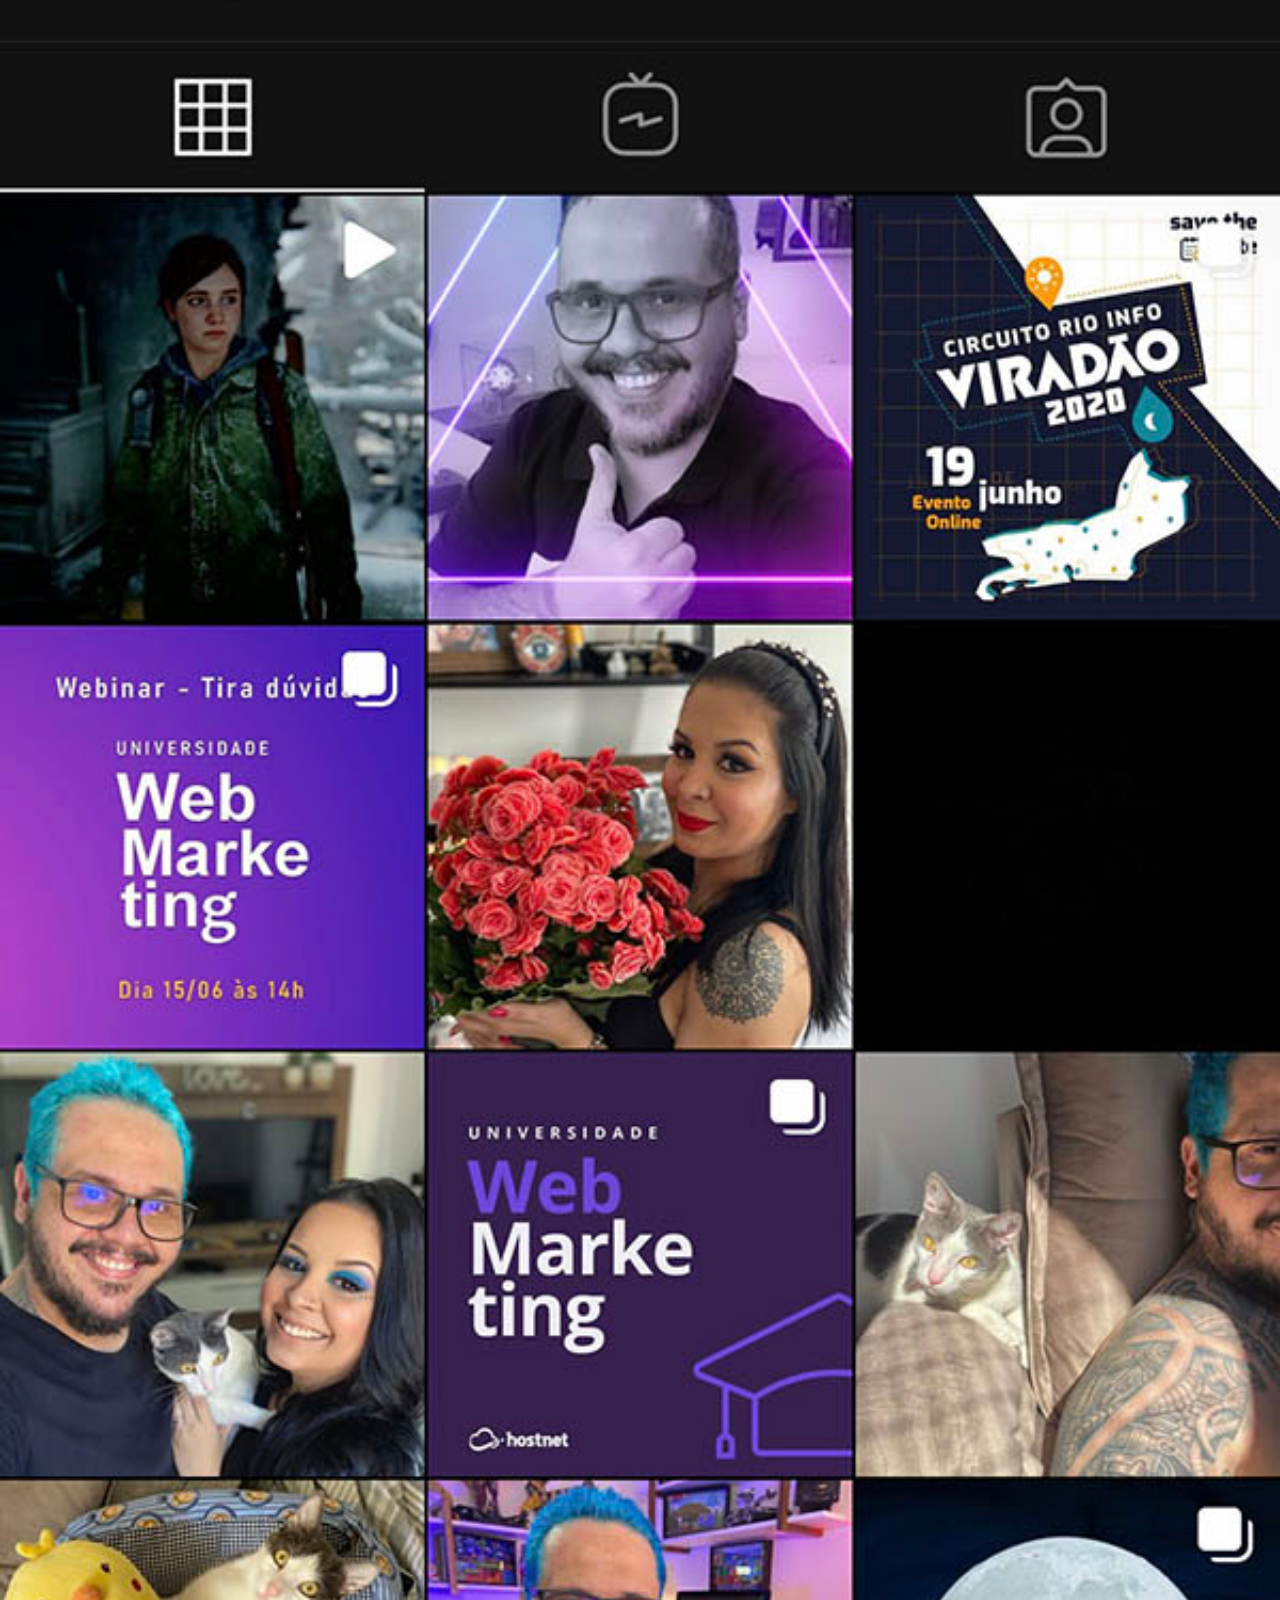
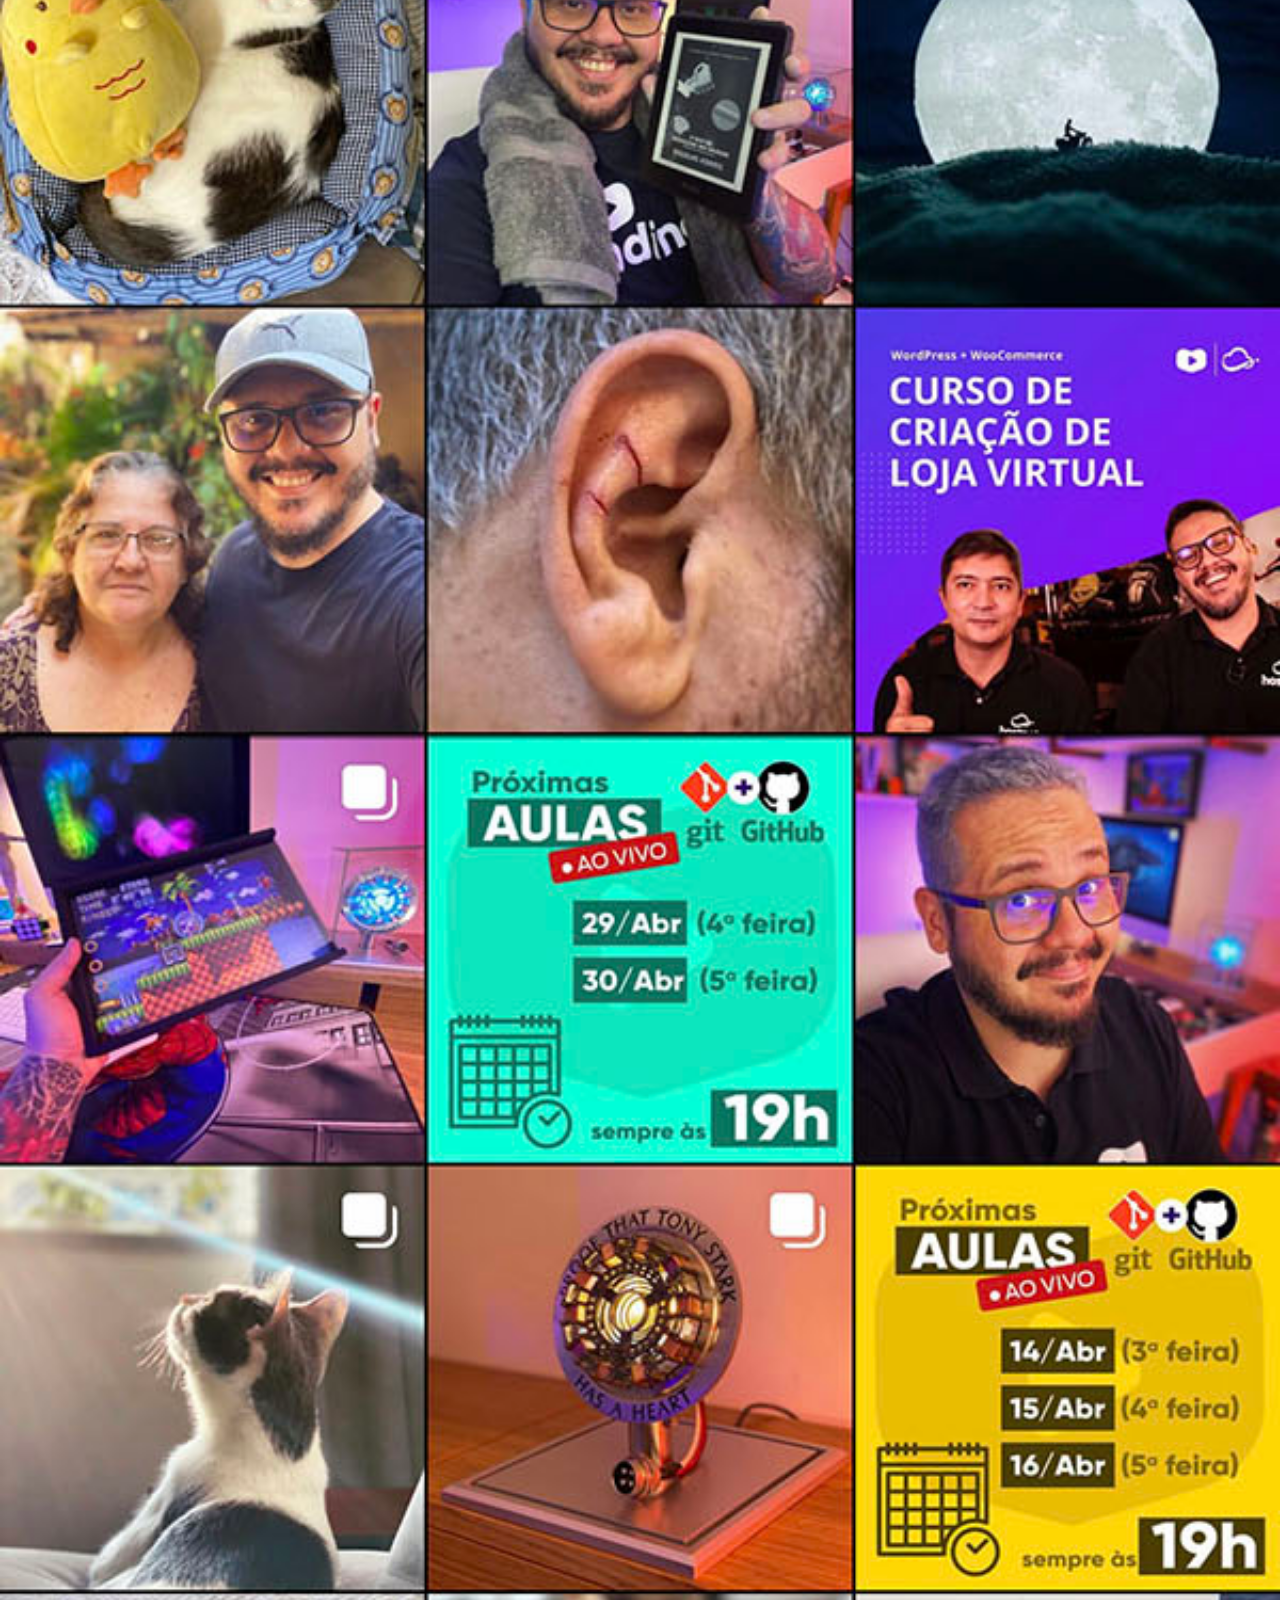
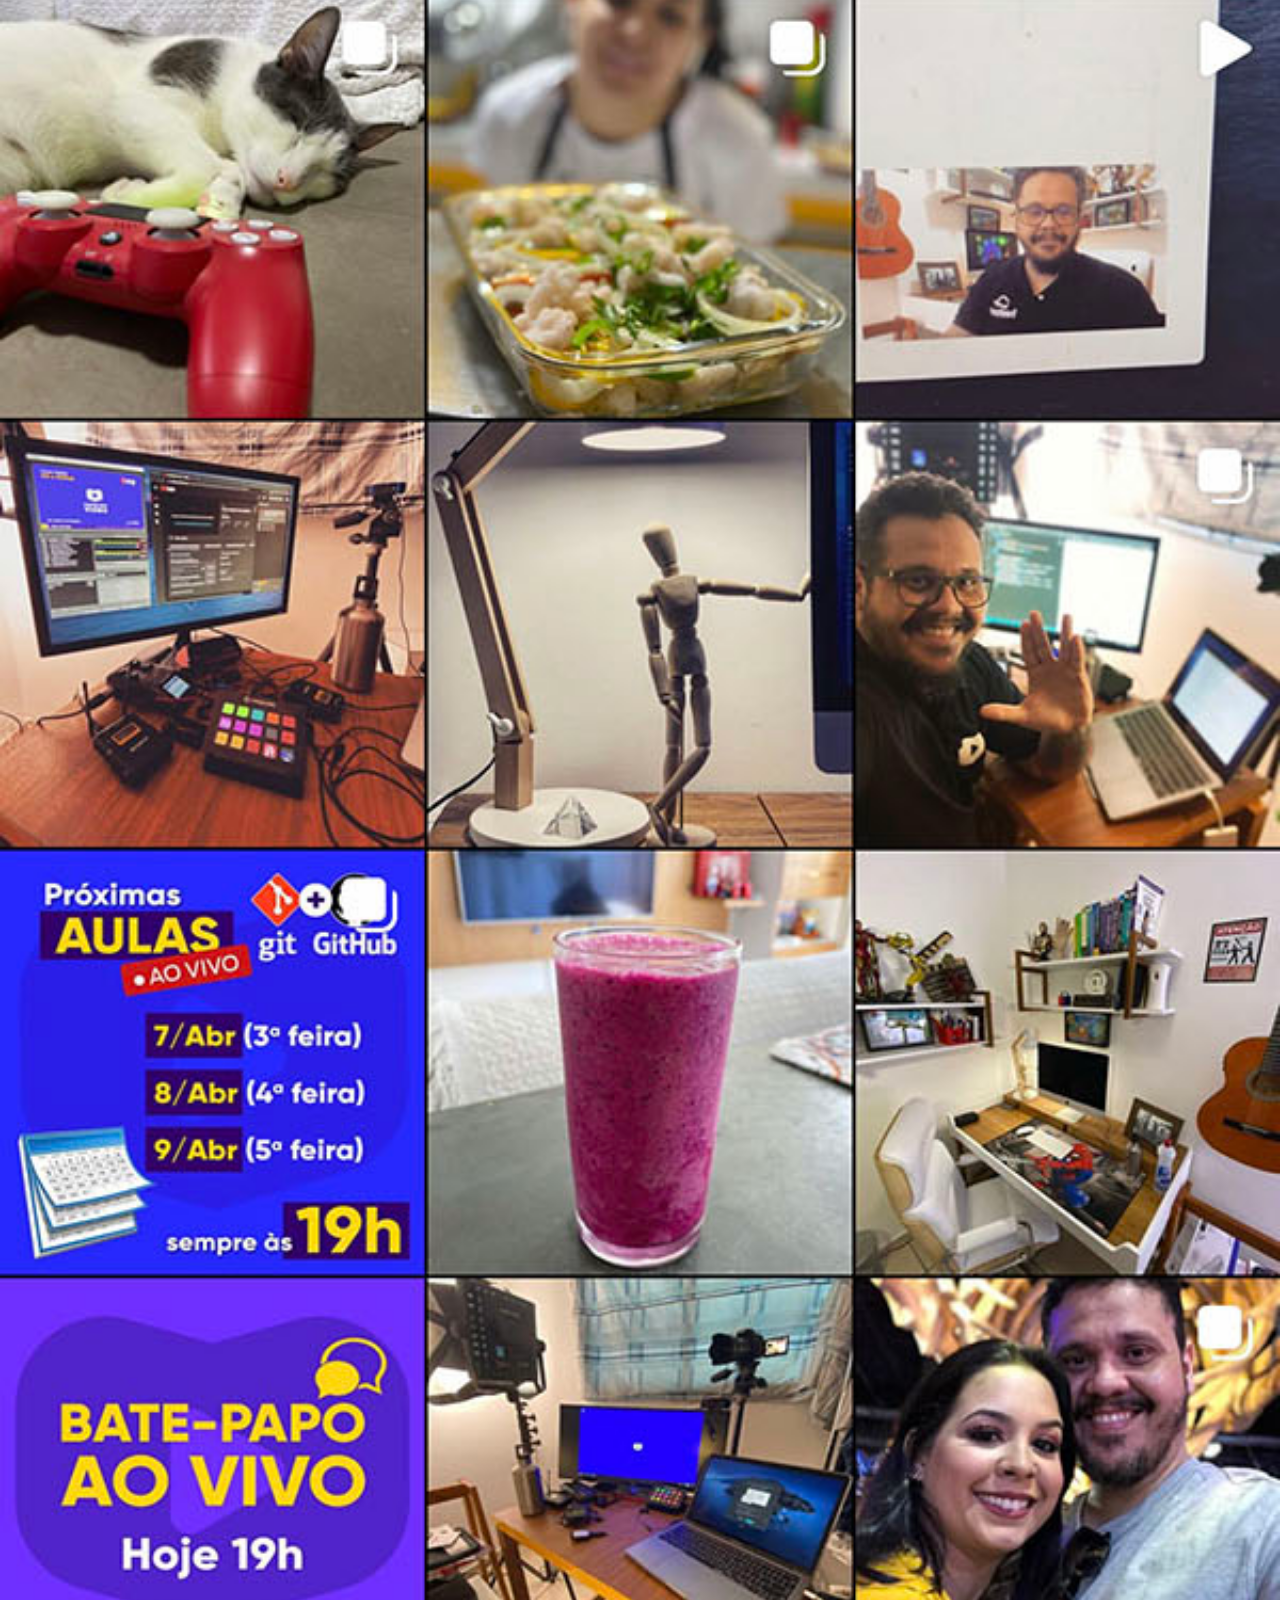
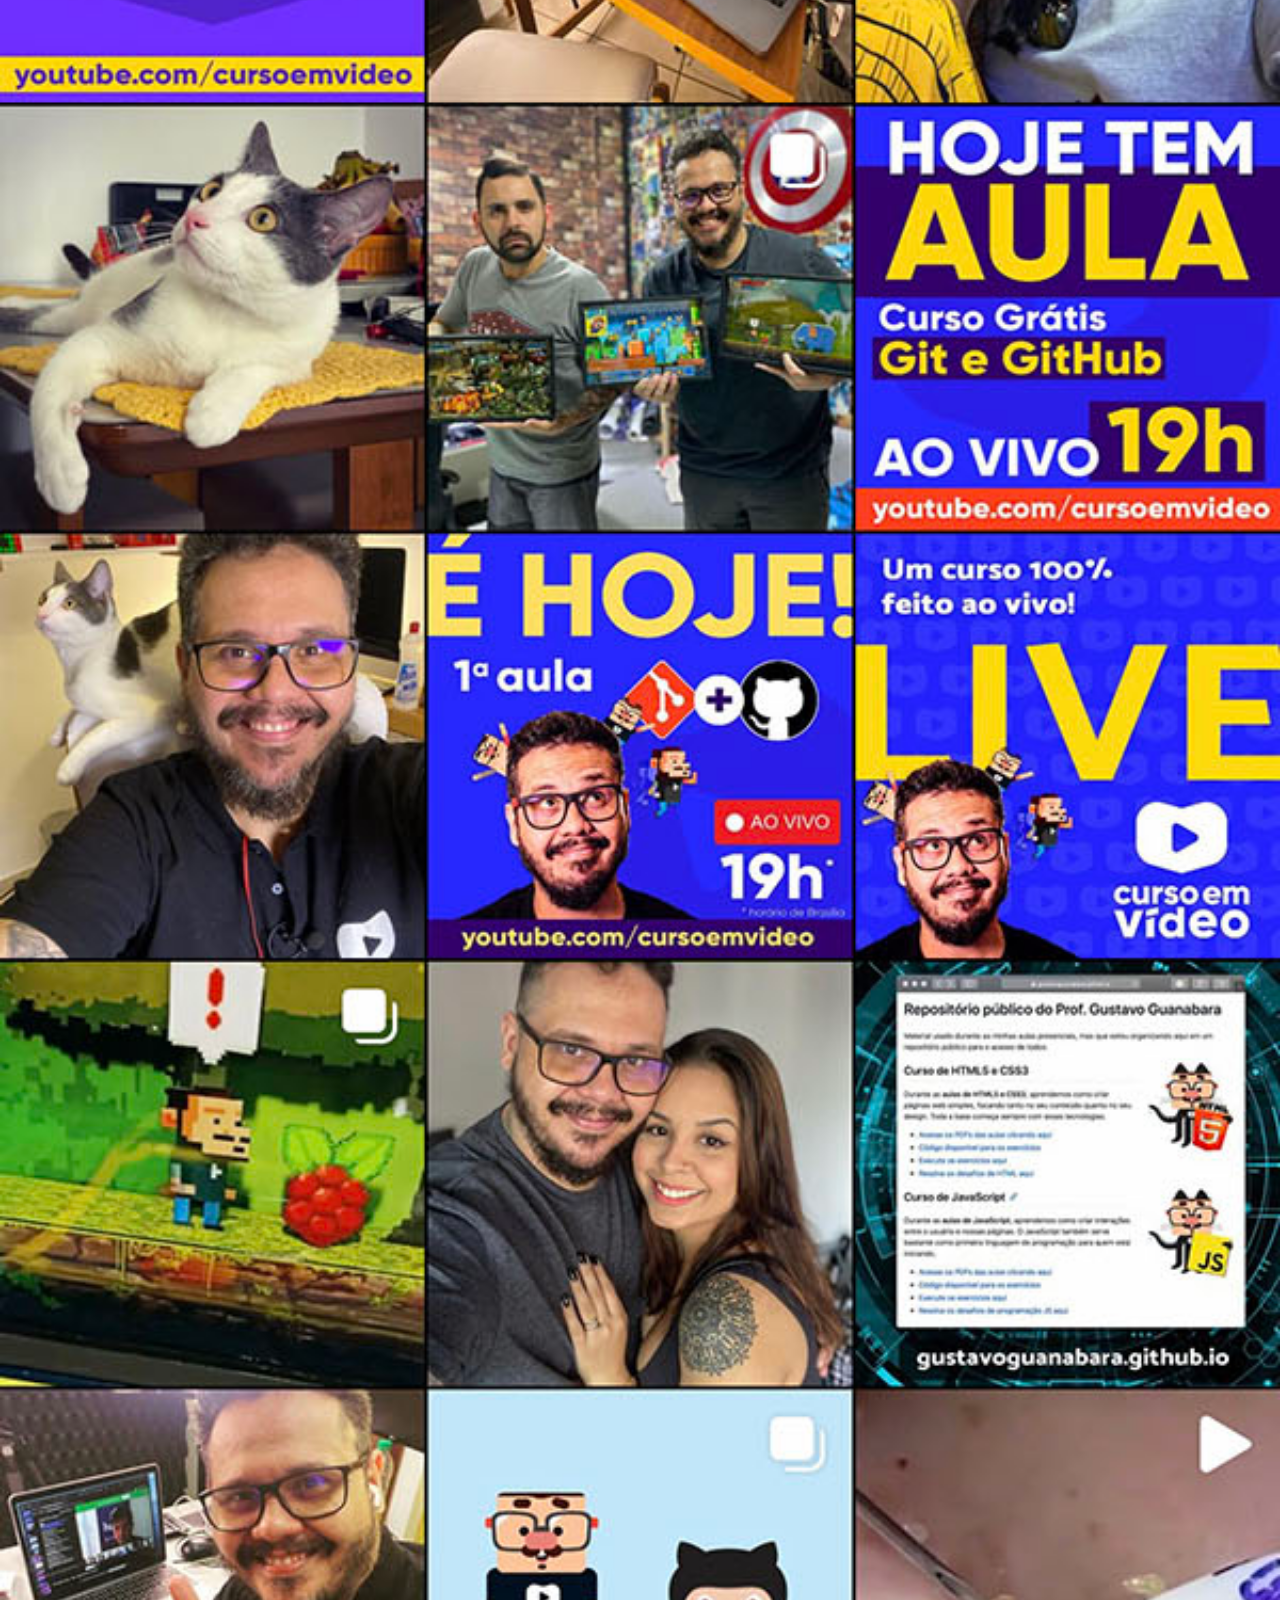
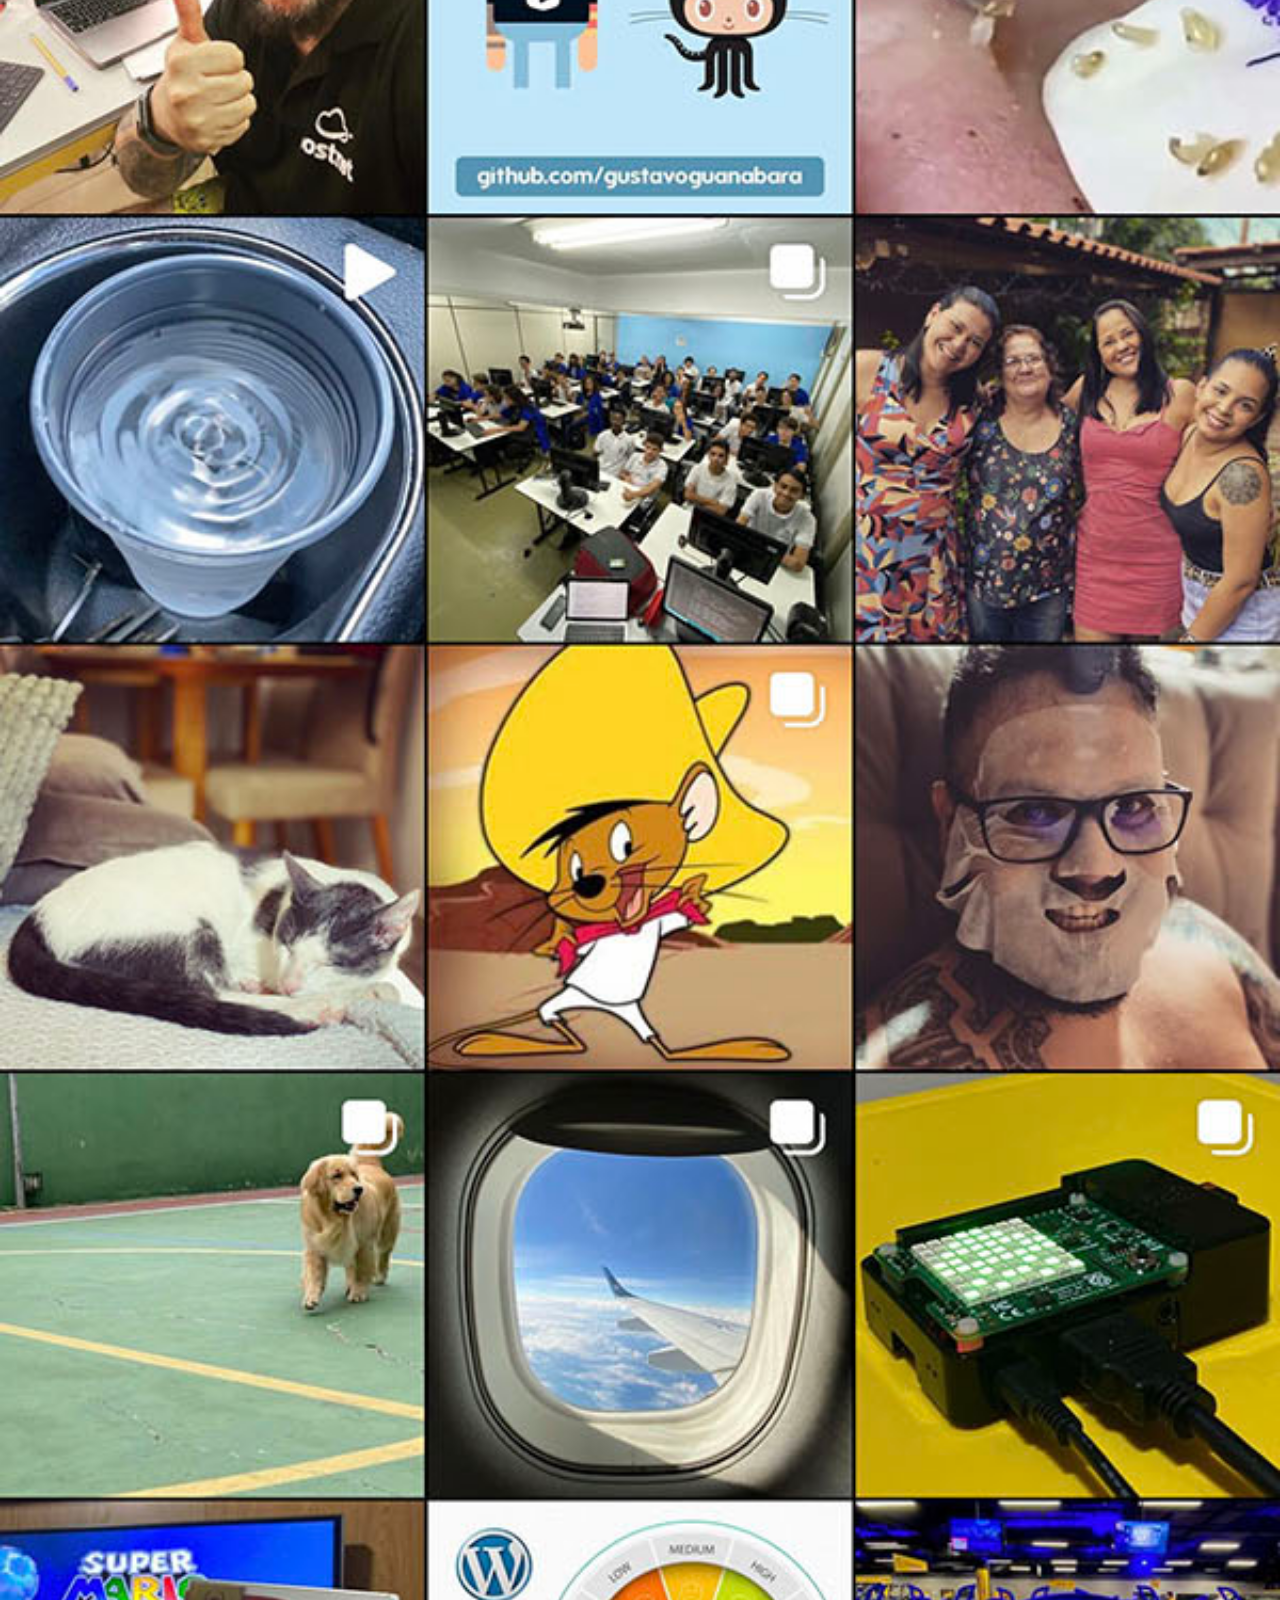
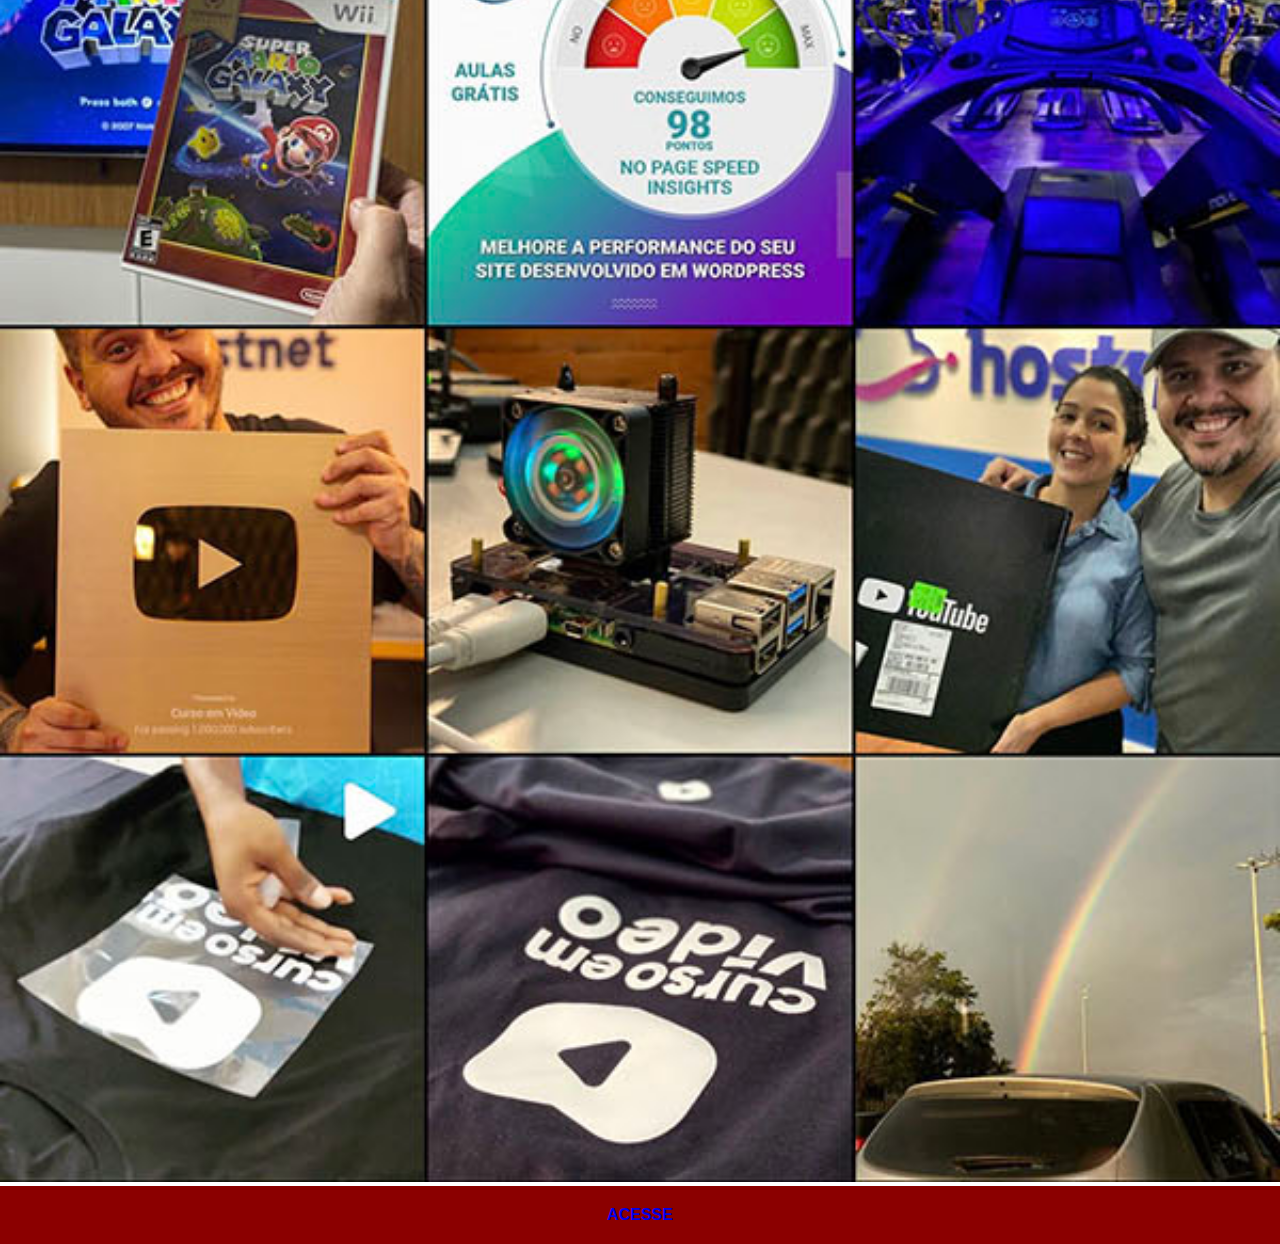
<file: instagram.html>
<!DOCTYPE html>
<html lang="pt-br">
<head>
    <meta charset="UTF-8">
    <meta name="viewport" content="width=device-width, initial-scale=1.0">
    <title>Instagram</title>
    <link rel="stylesheet" href="estilos/social.css">
</head>
<body>
    <img src="imagens/tela-instagram.jpg" alt="">
    <a href="https://www.instagram.com/gustavo__nascimento._/" target="_blank">ACESSE</a>
</body>
</html>
</file>
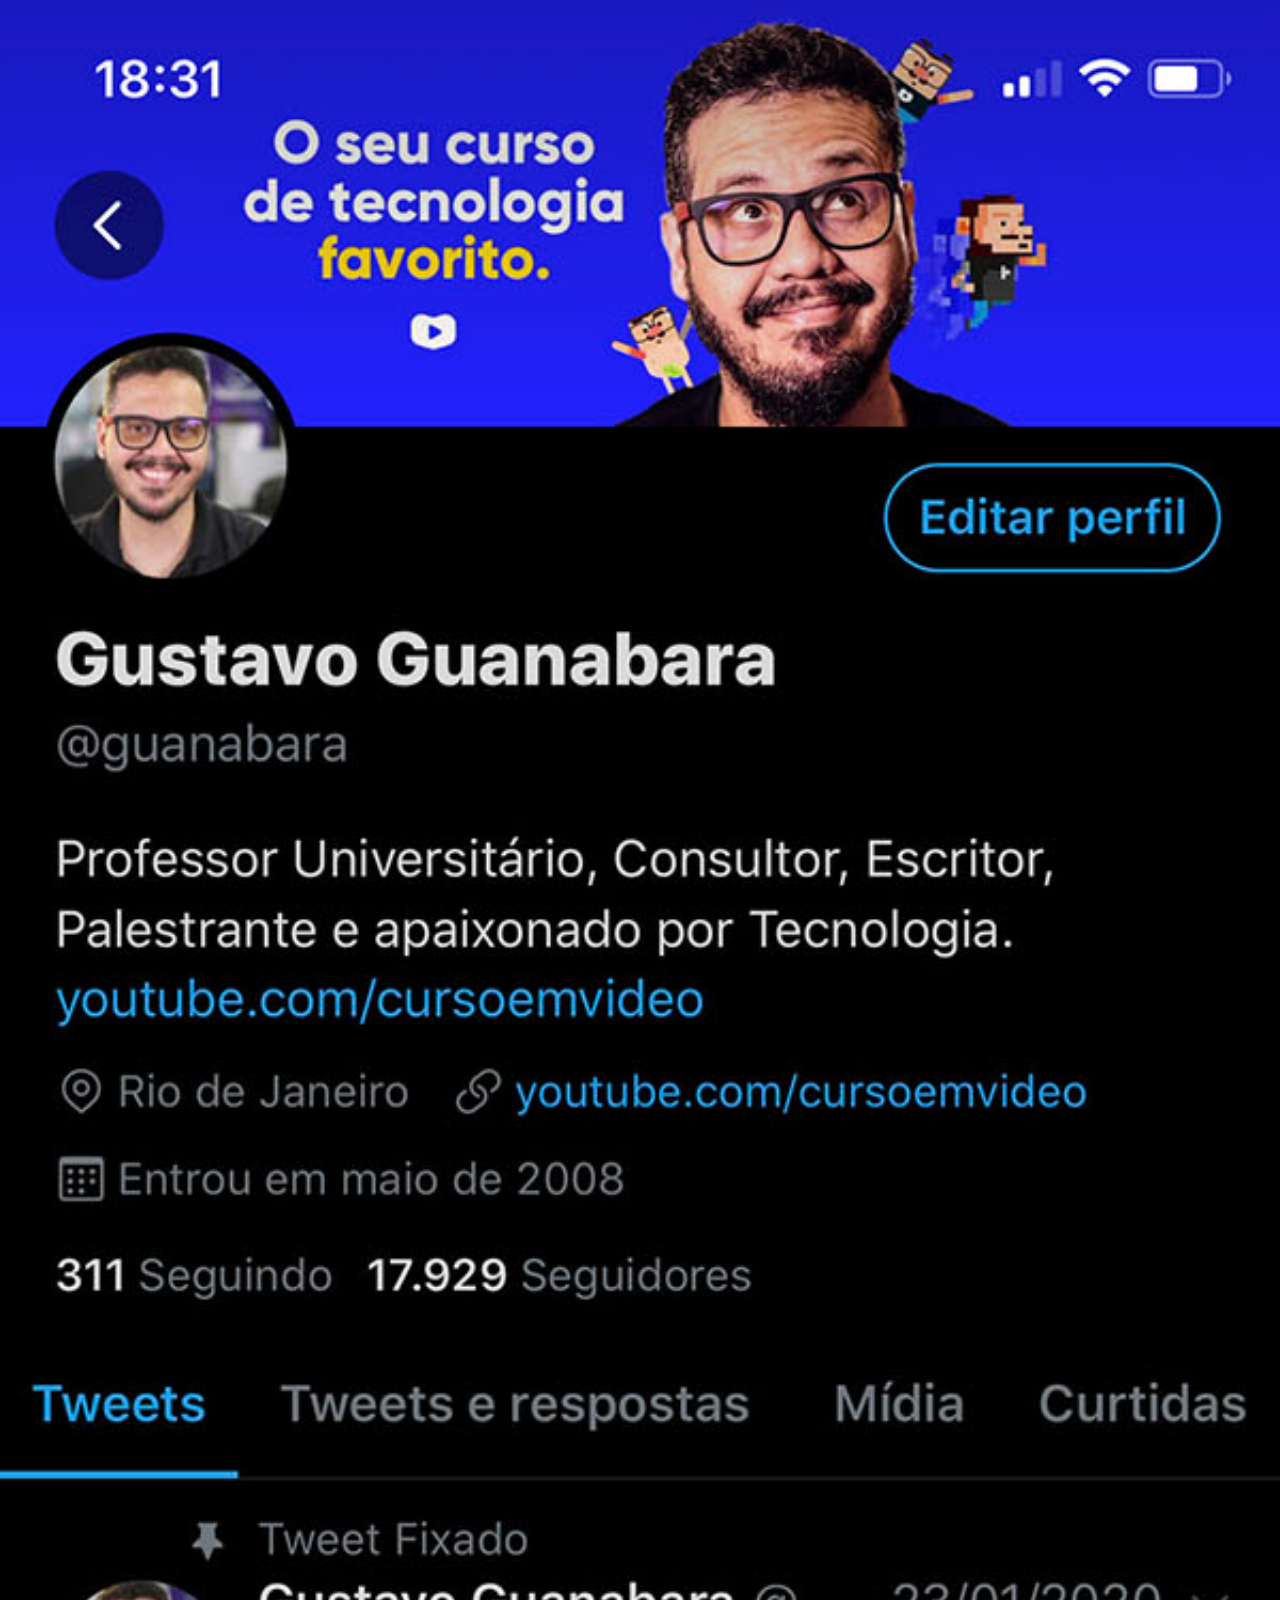
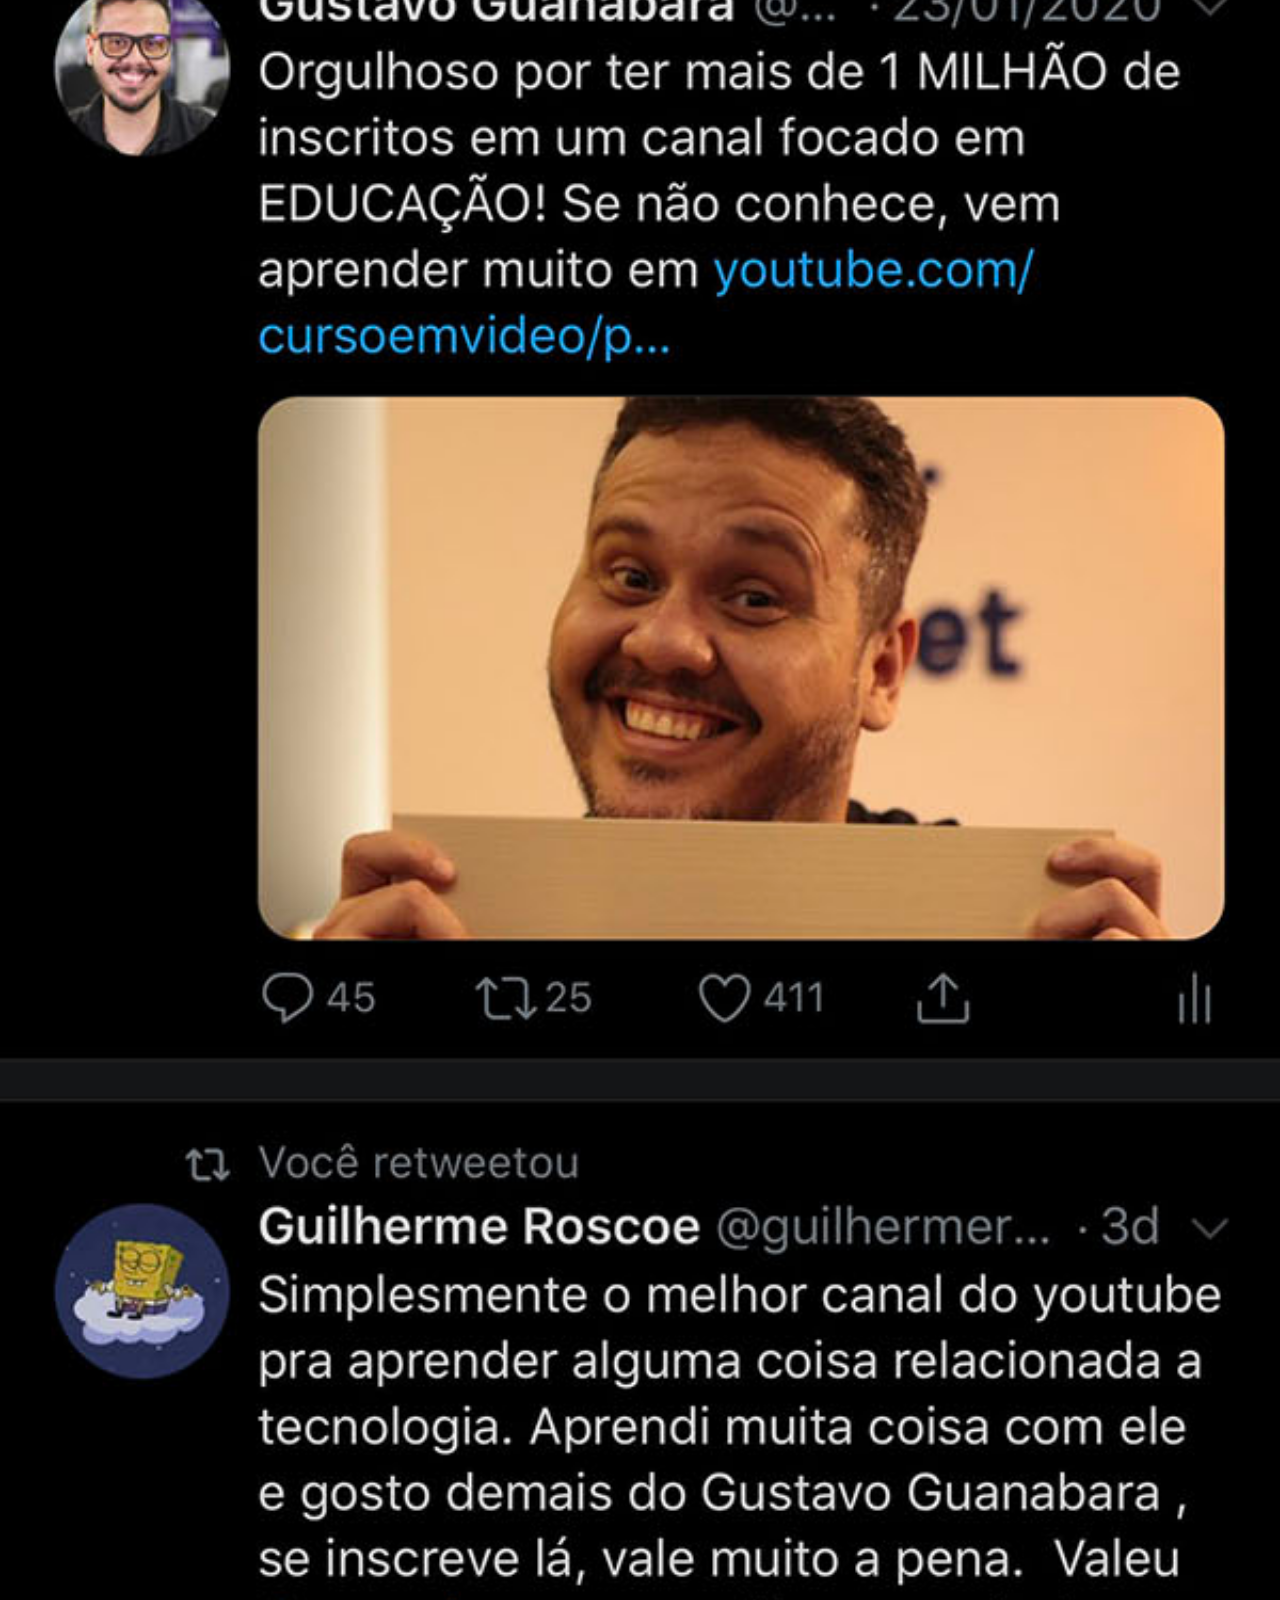
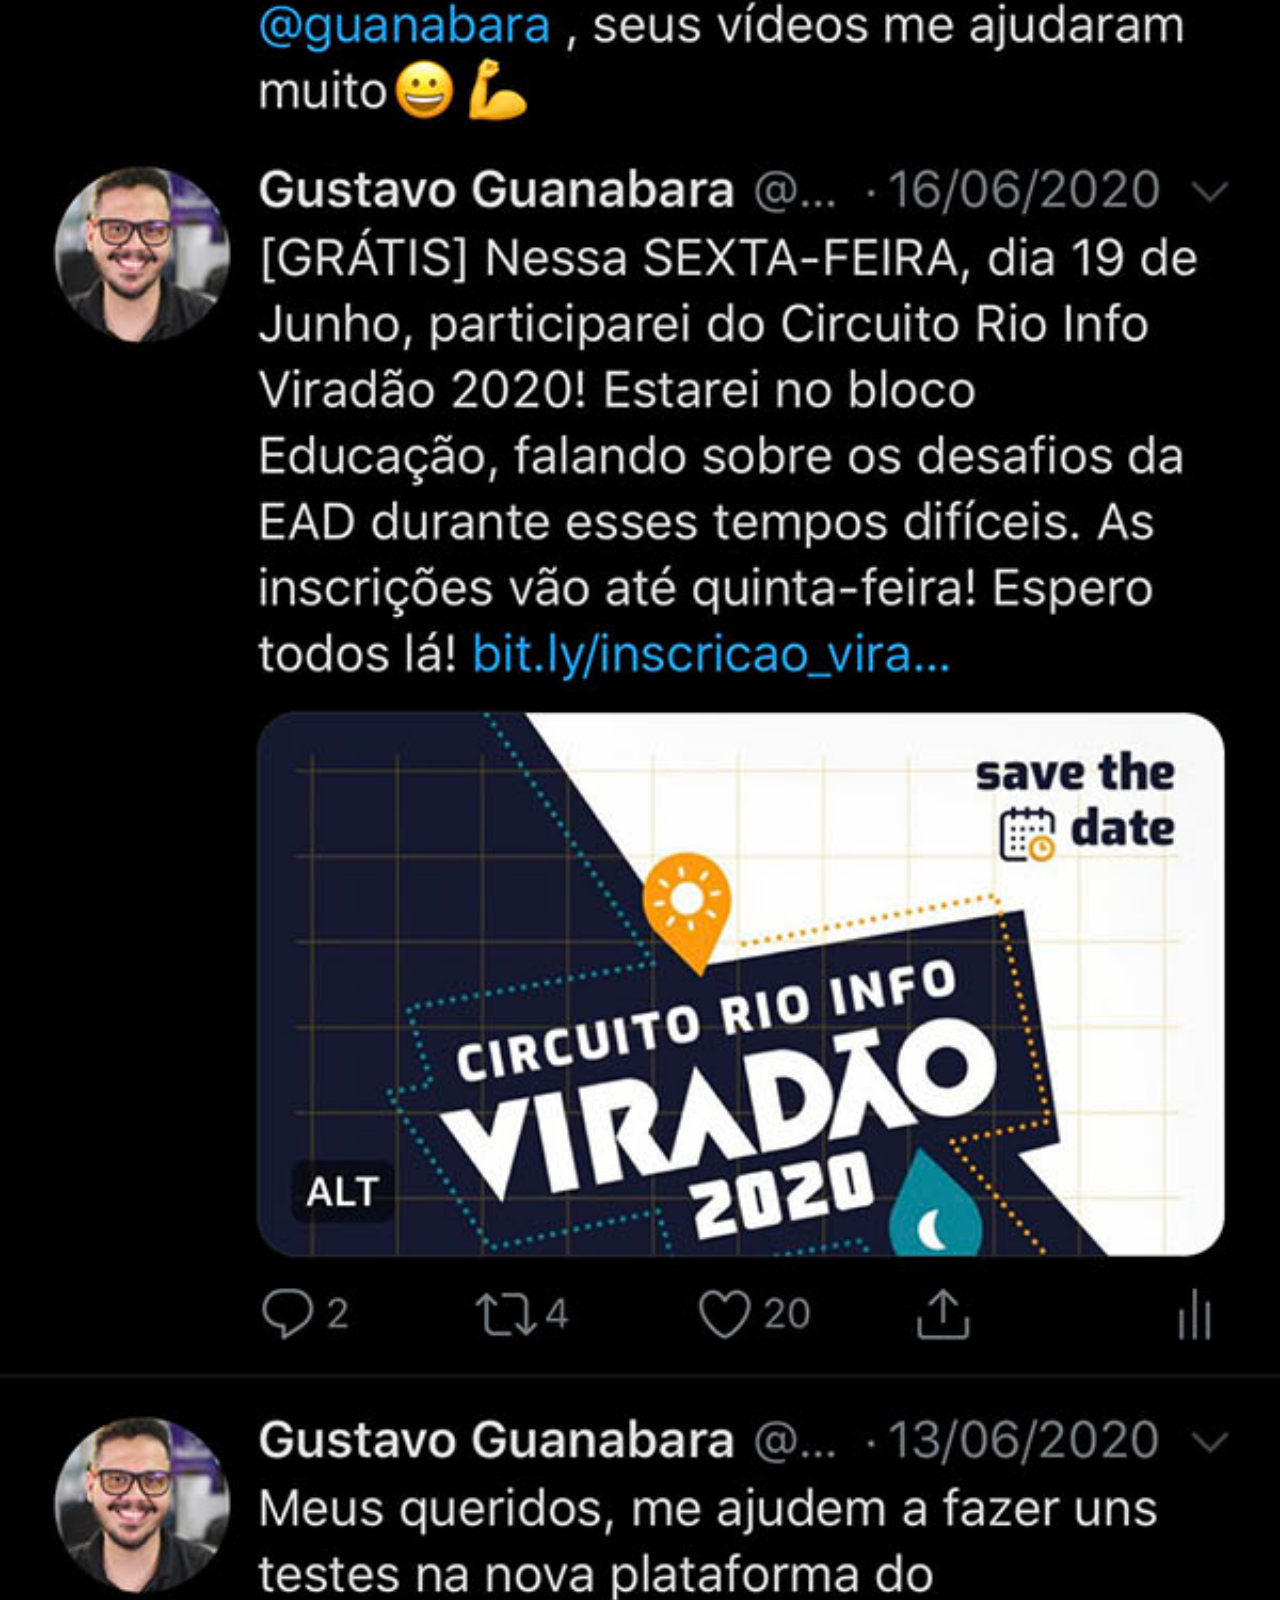
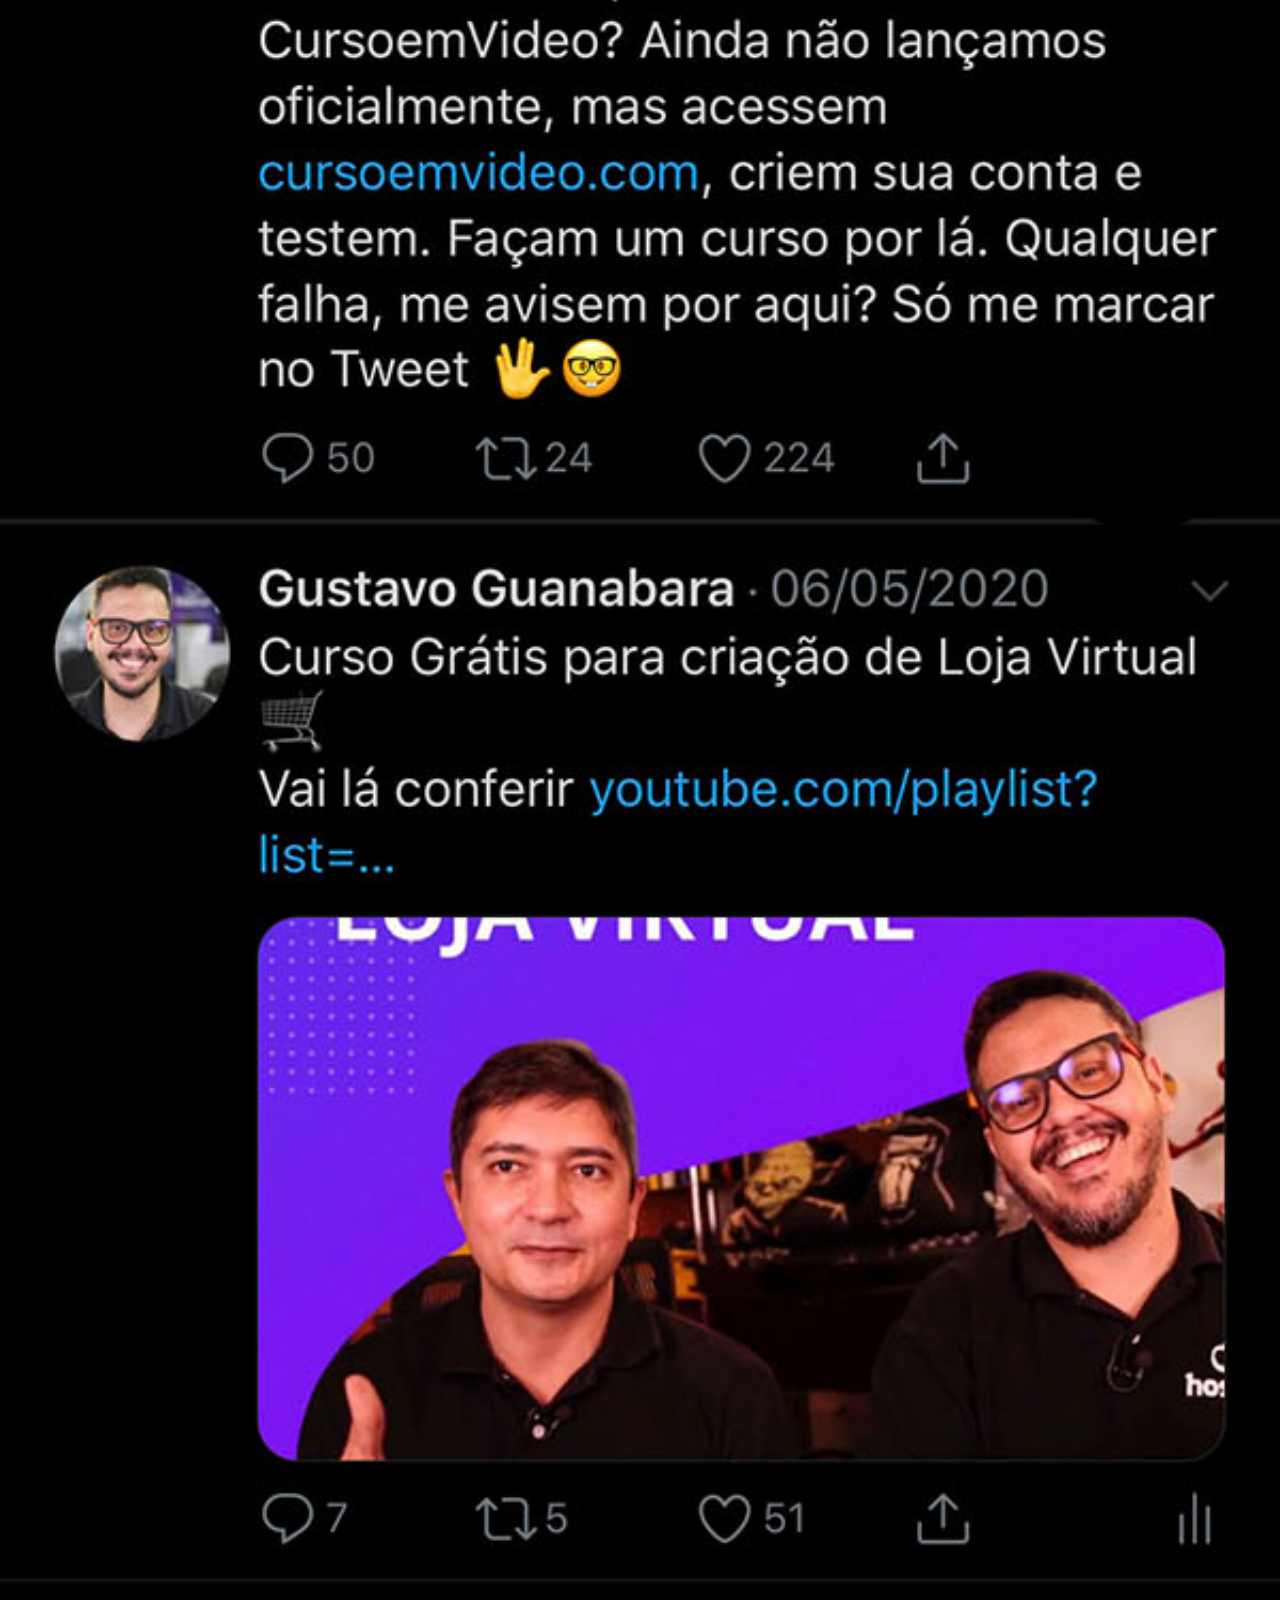
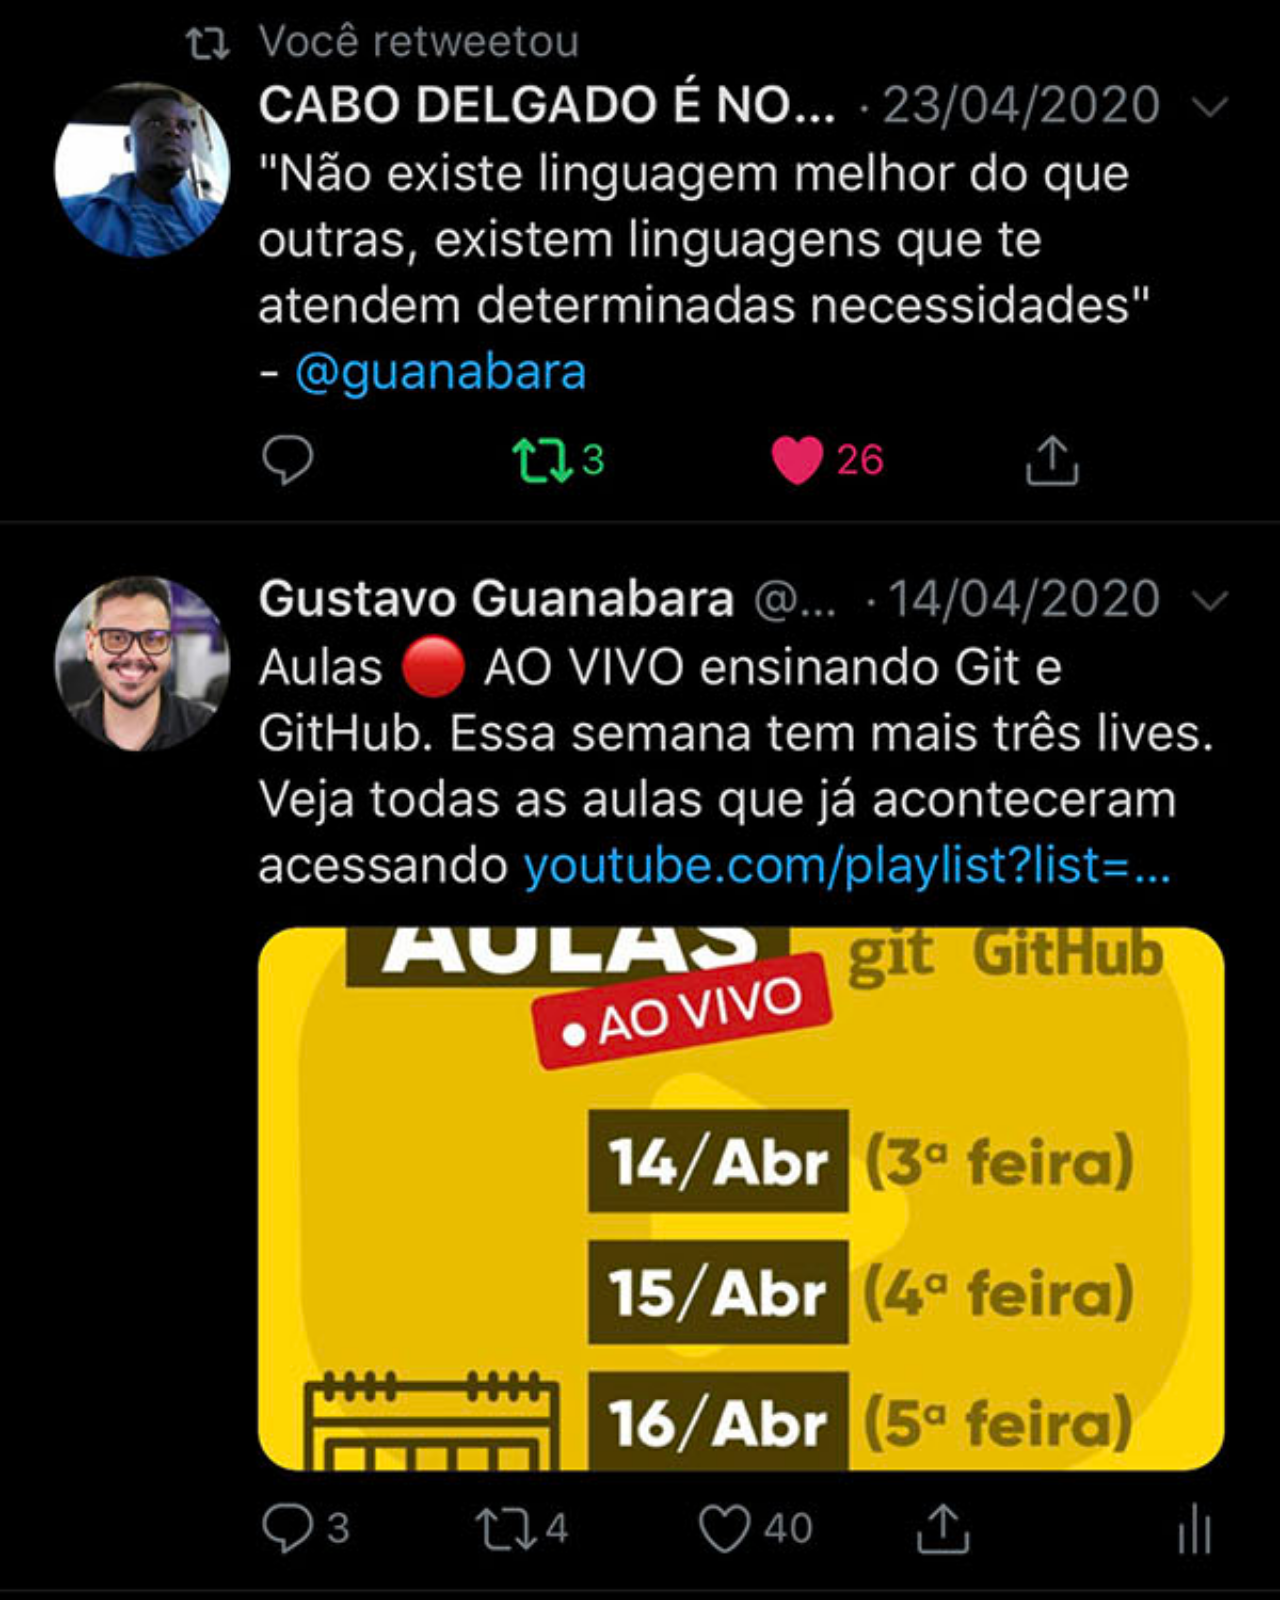
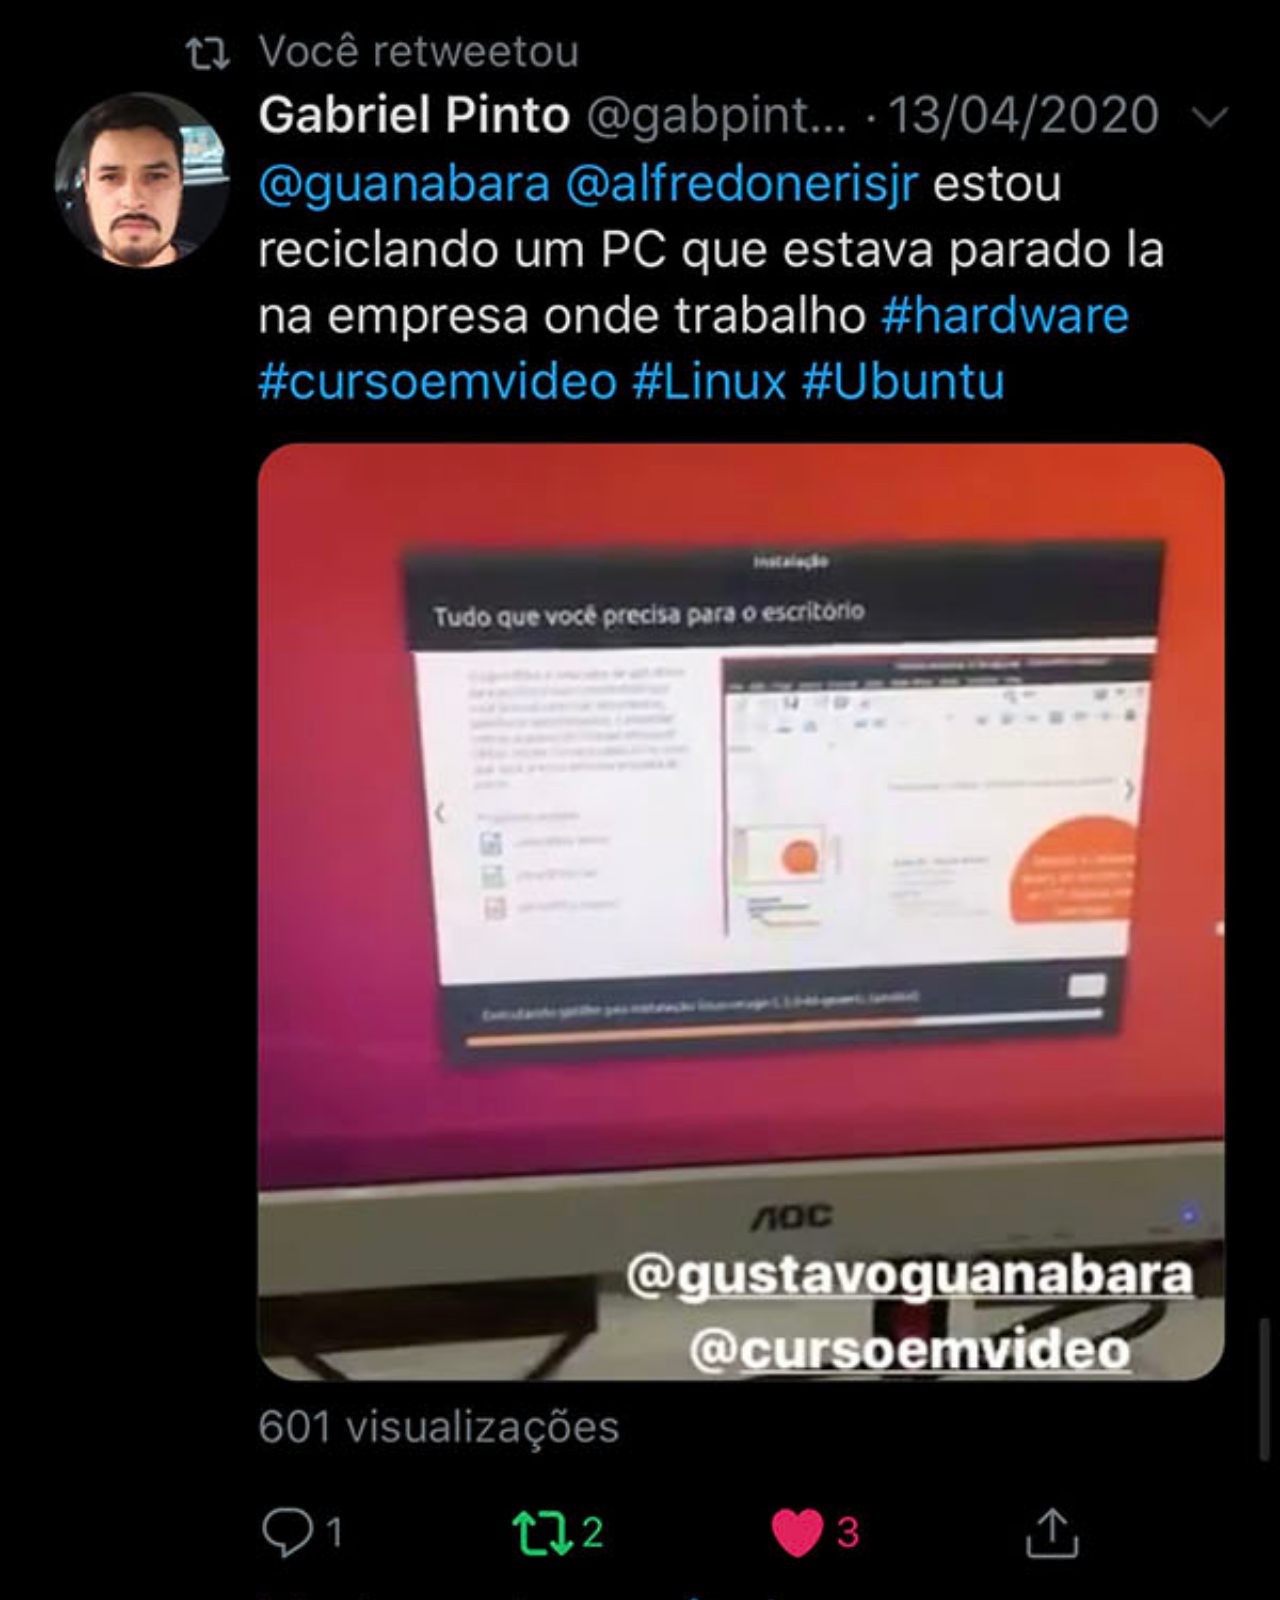
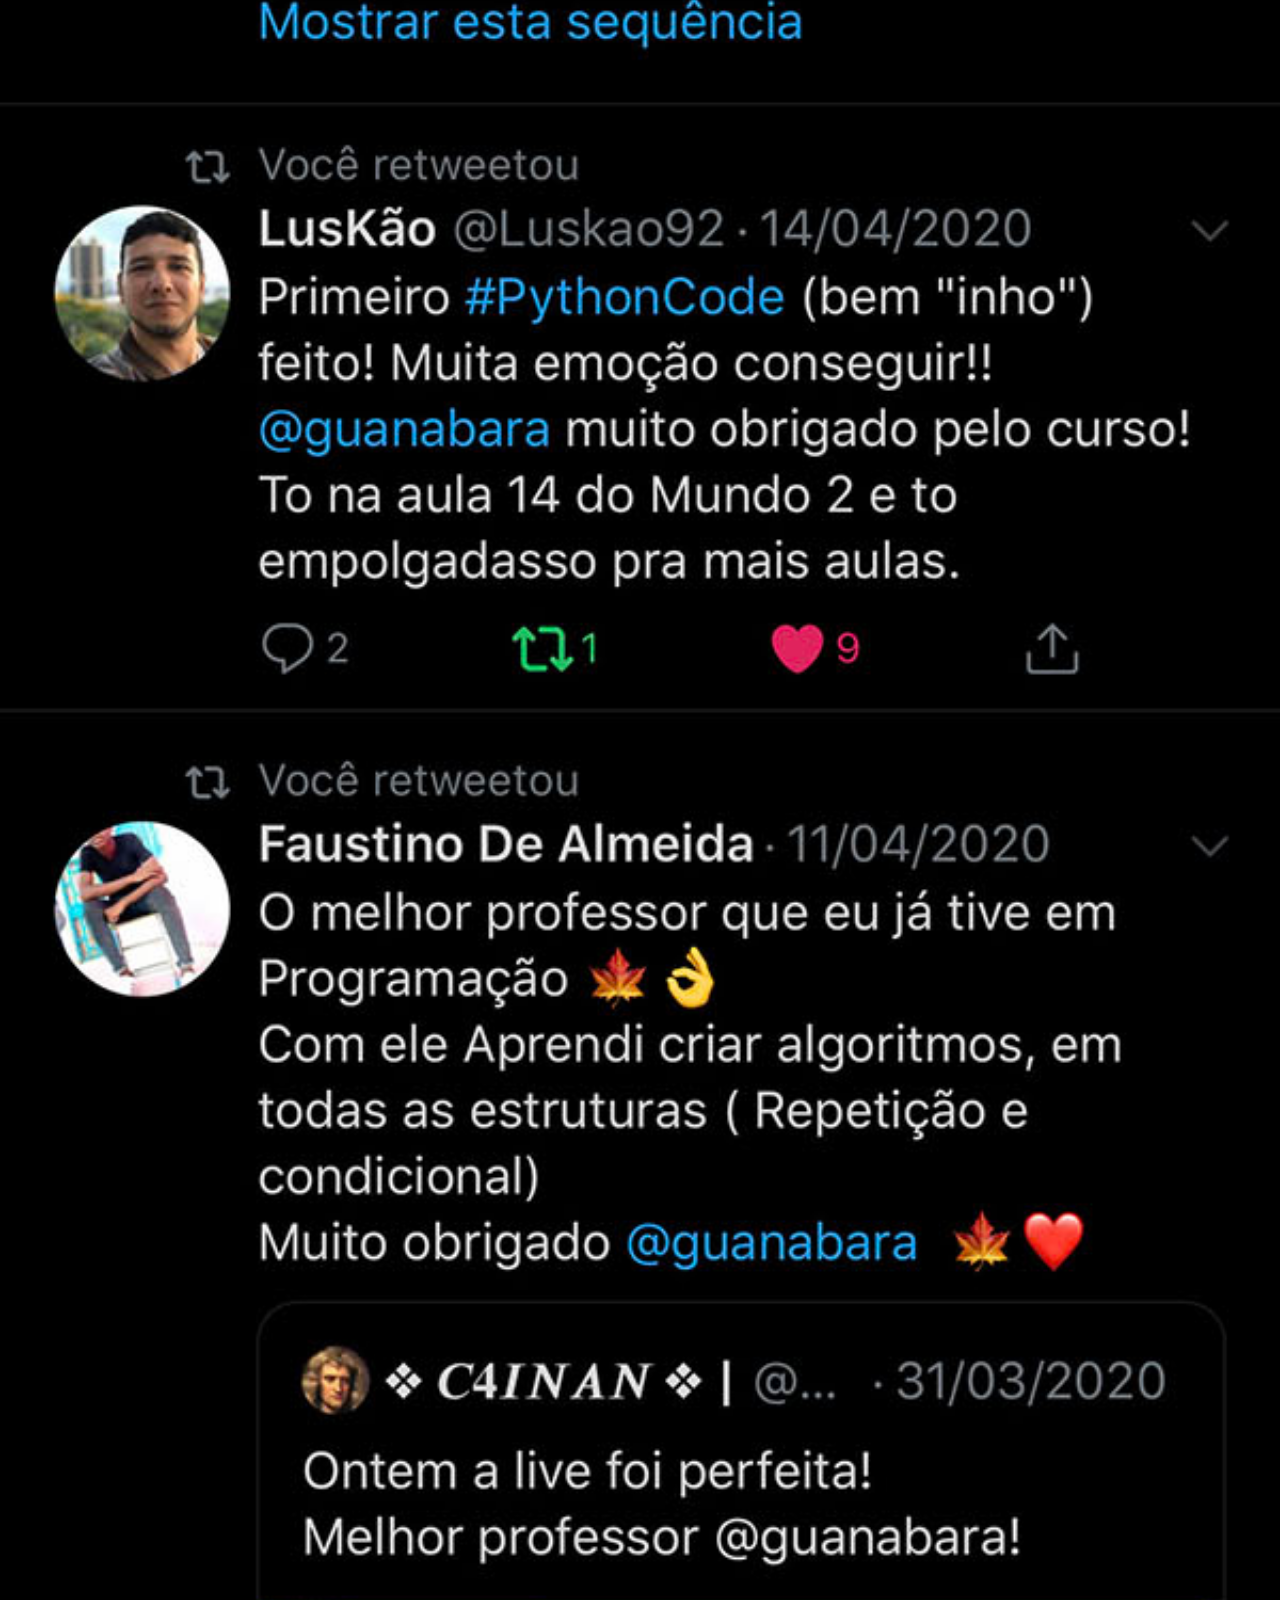
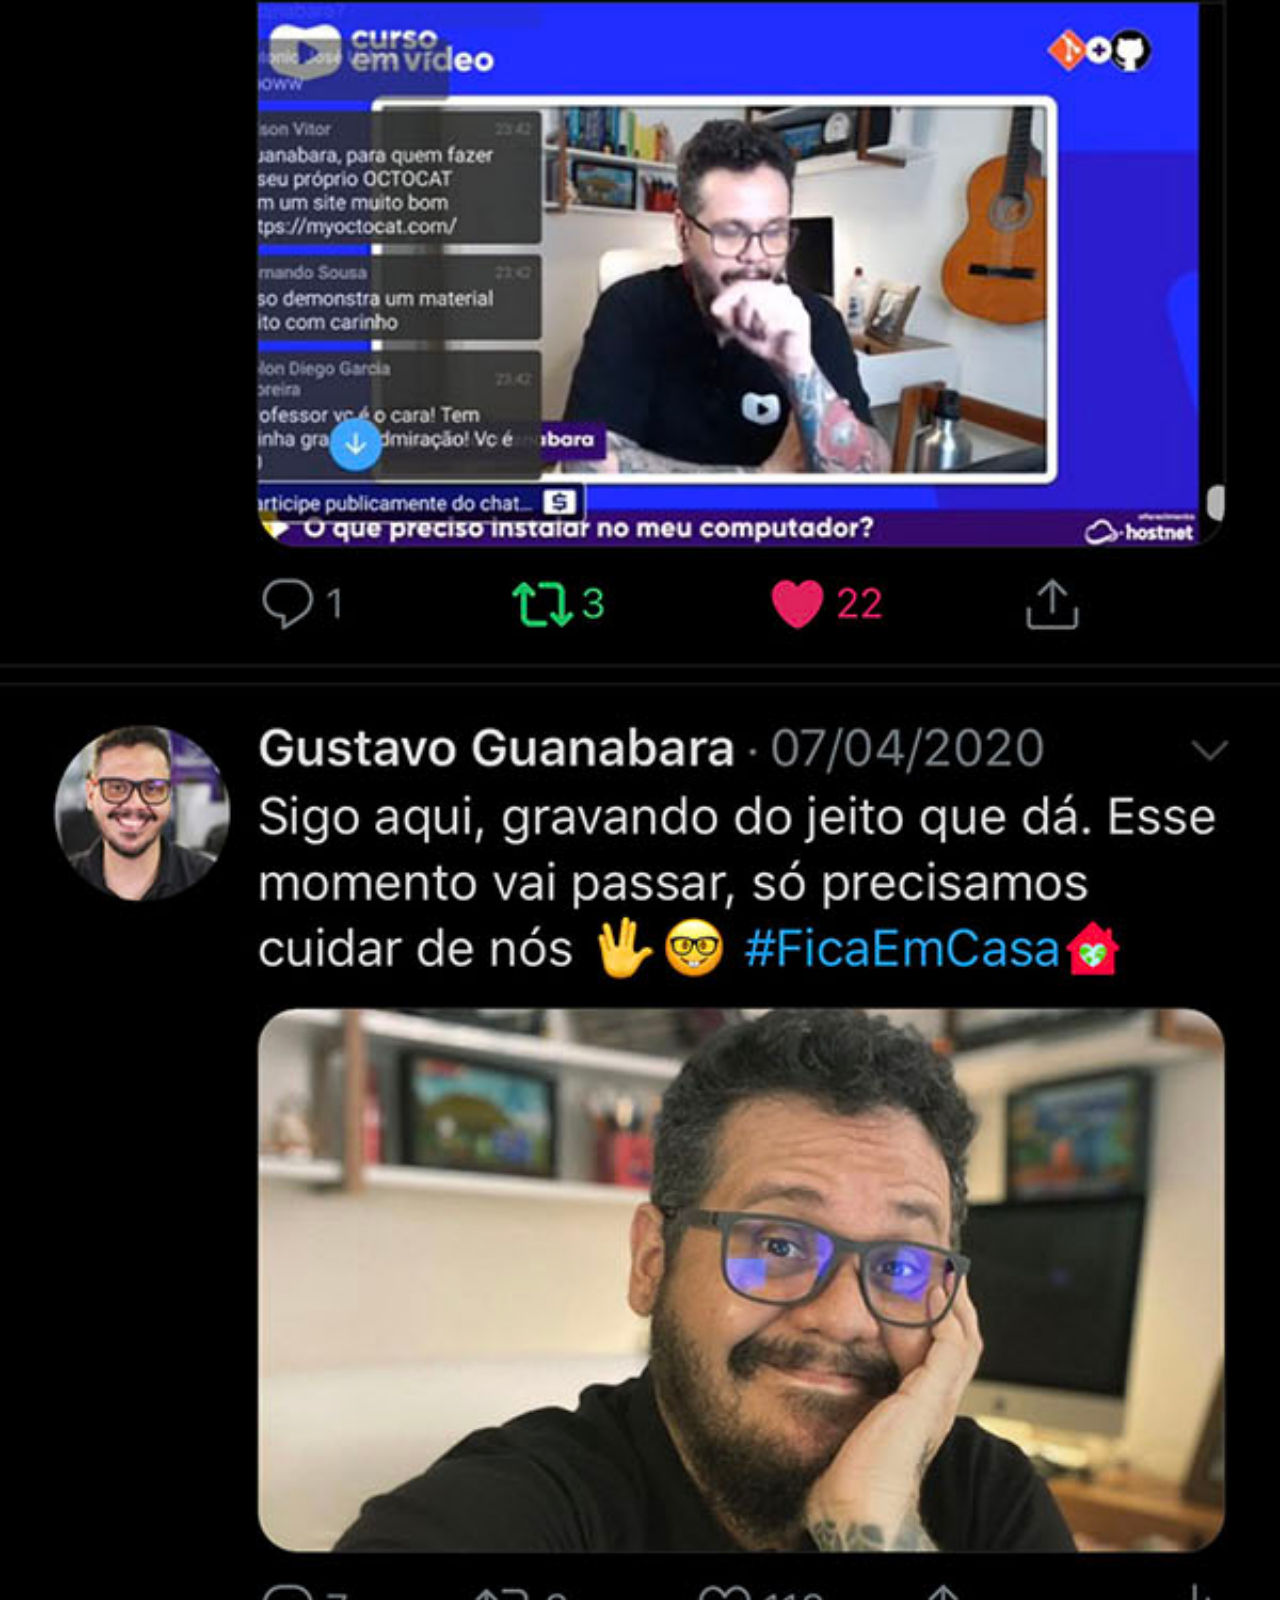
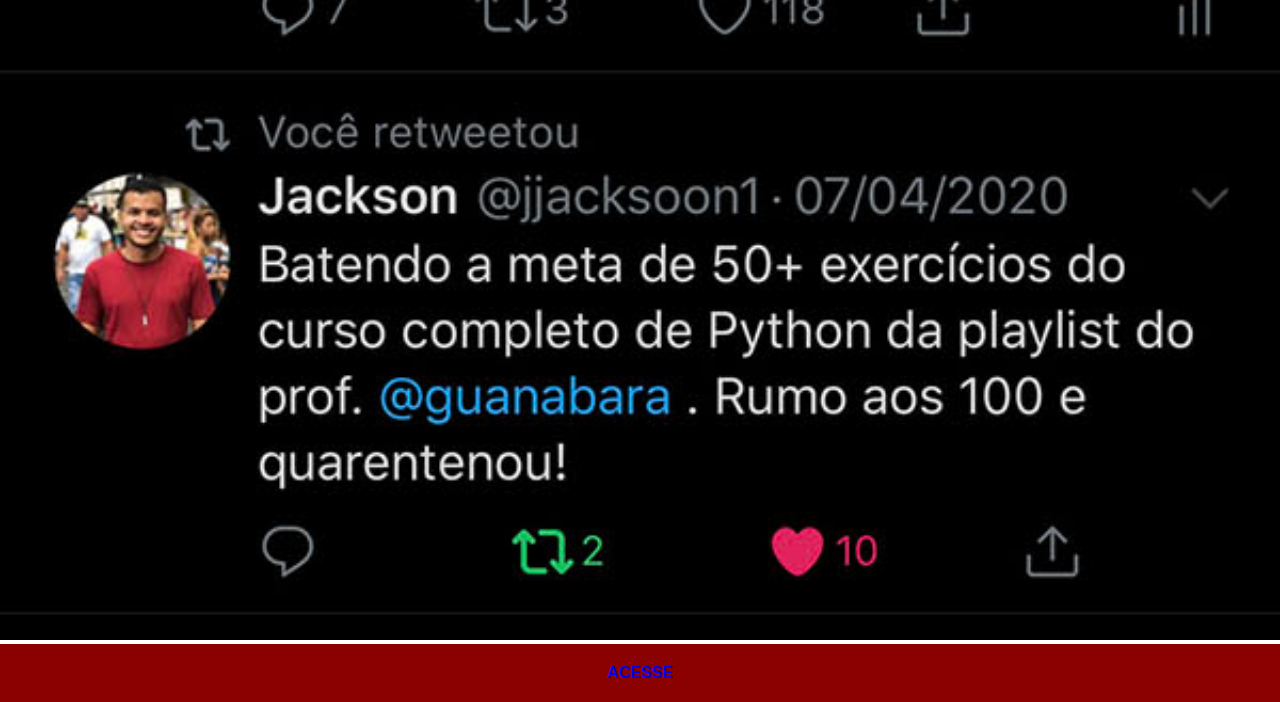
<file: twitter.html>
<!DOCTYPE html>
<html lang="pt-br">
<head>
    <meta charset="UTF-8">
    <meta name="viewport" content="width=device-width, initial-scale=1.0">
    <title>Twitter</title>
    <link rel="stylesheet" href="estilos/social.css">
</head>
<body>
    <img src="imagens/tela-twitter.jpg" alt="">
    <a href="https://twitter.com/Gustavo13873252" target="_blank">ACESSE</a>
</body>
</html>
</file>
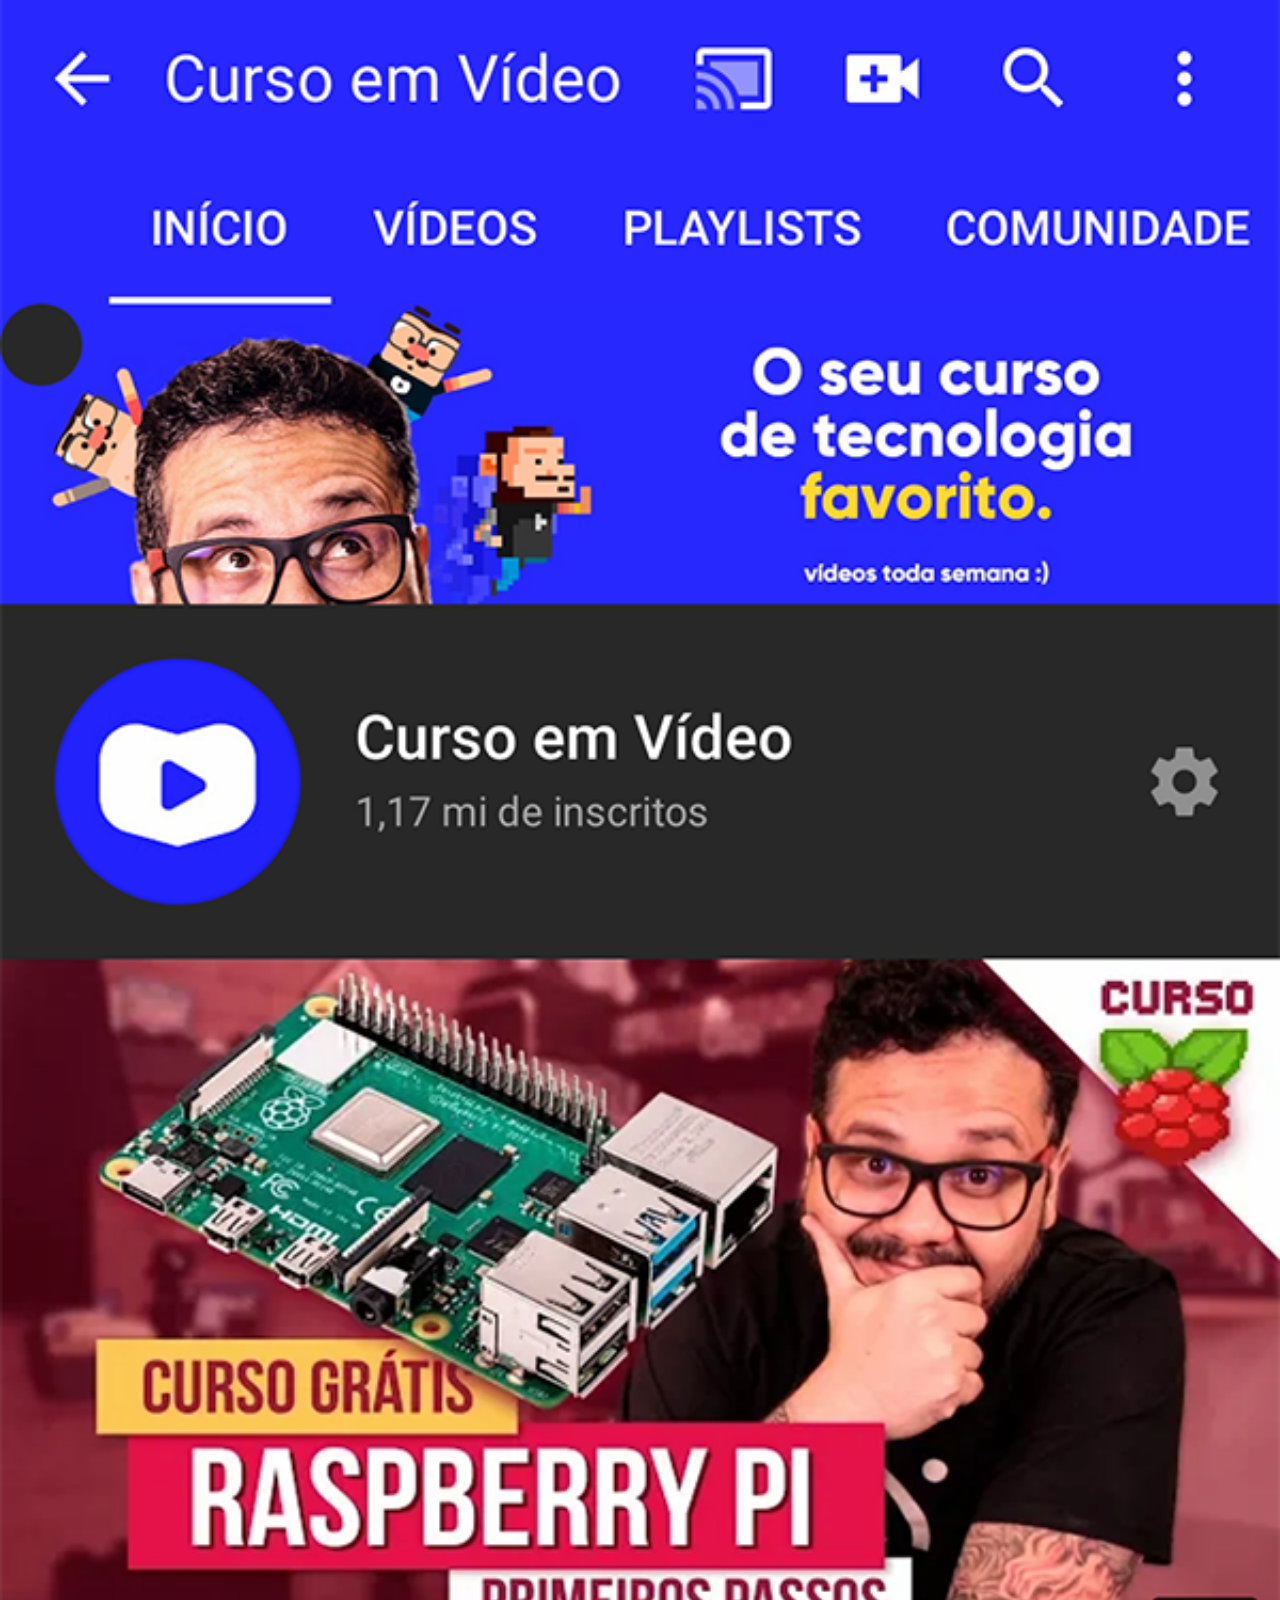
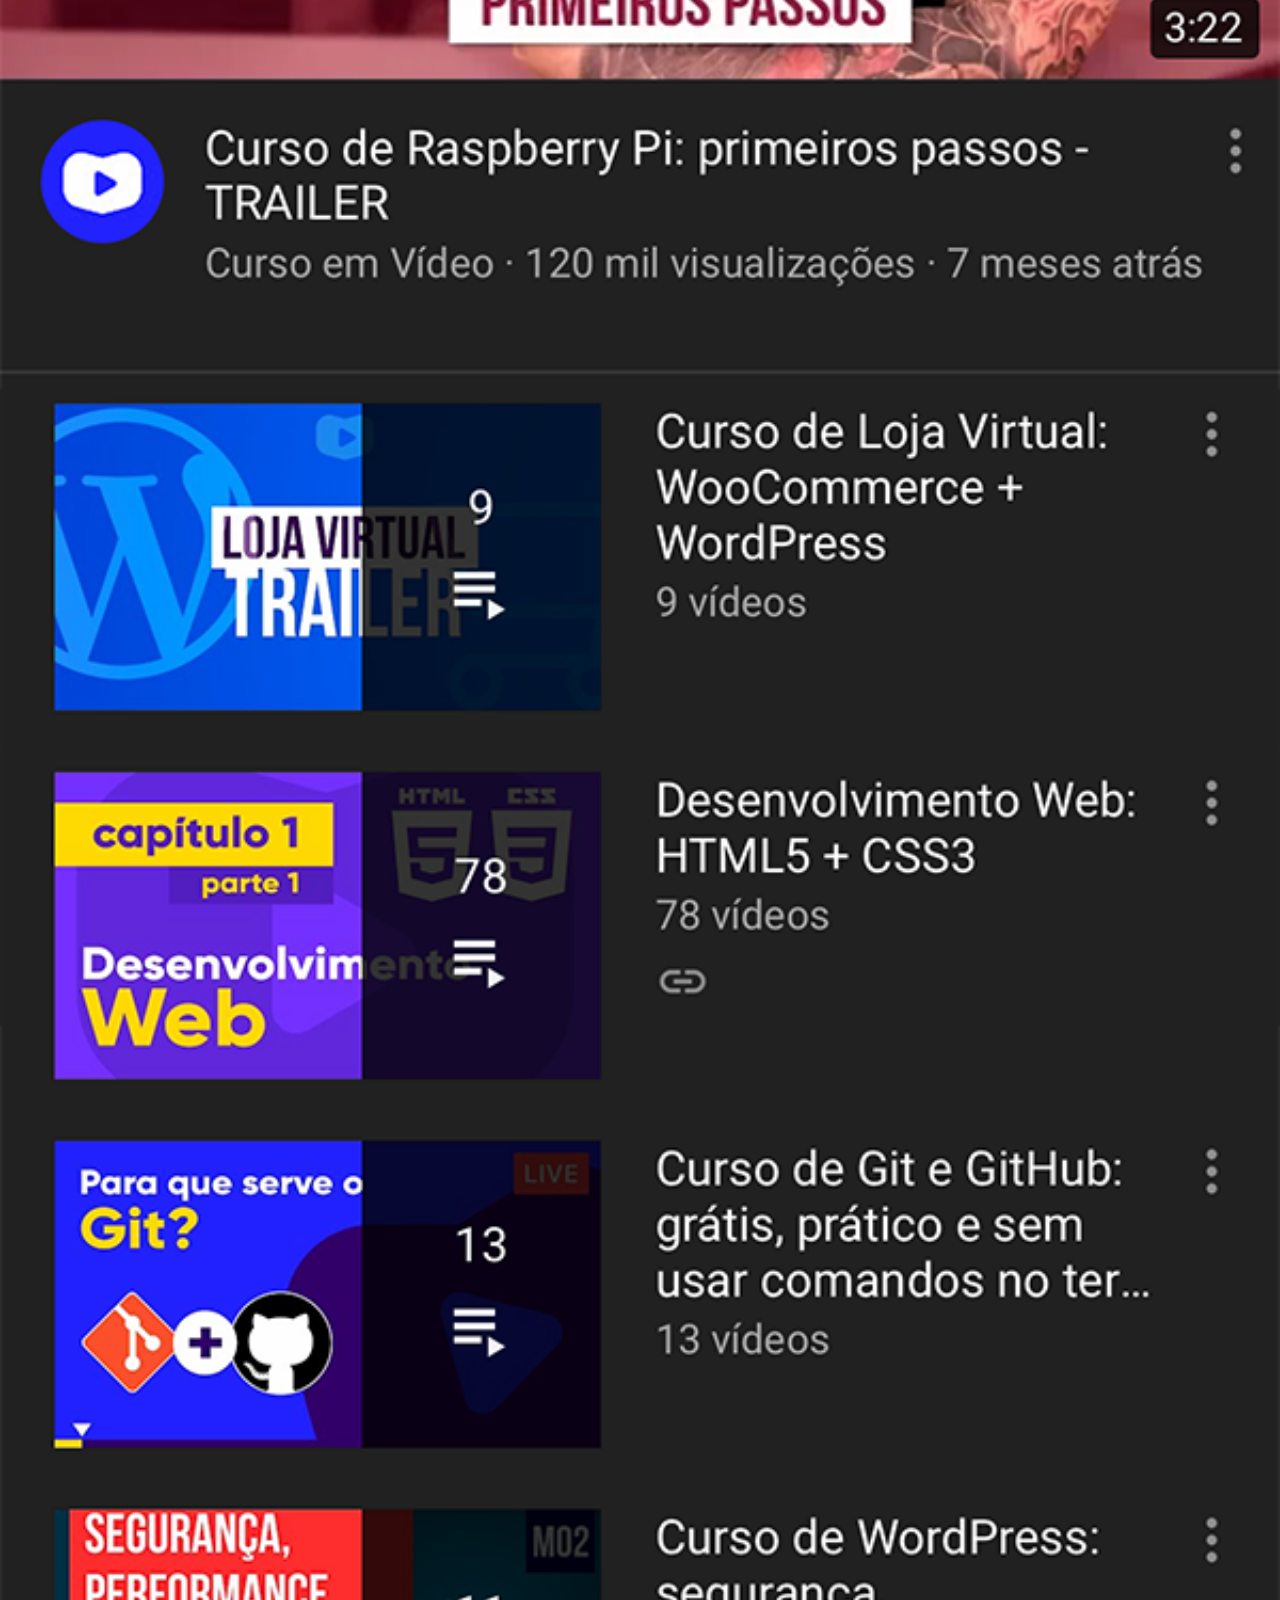
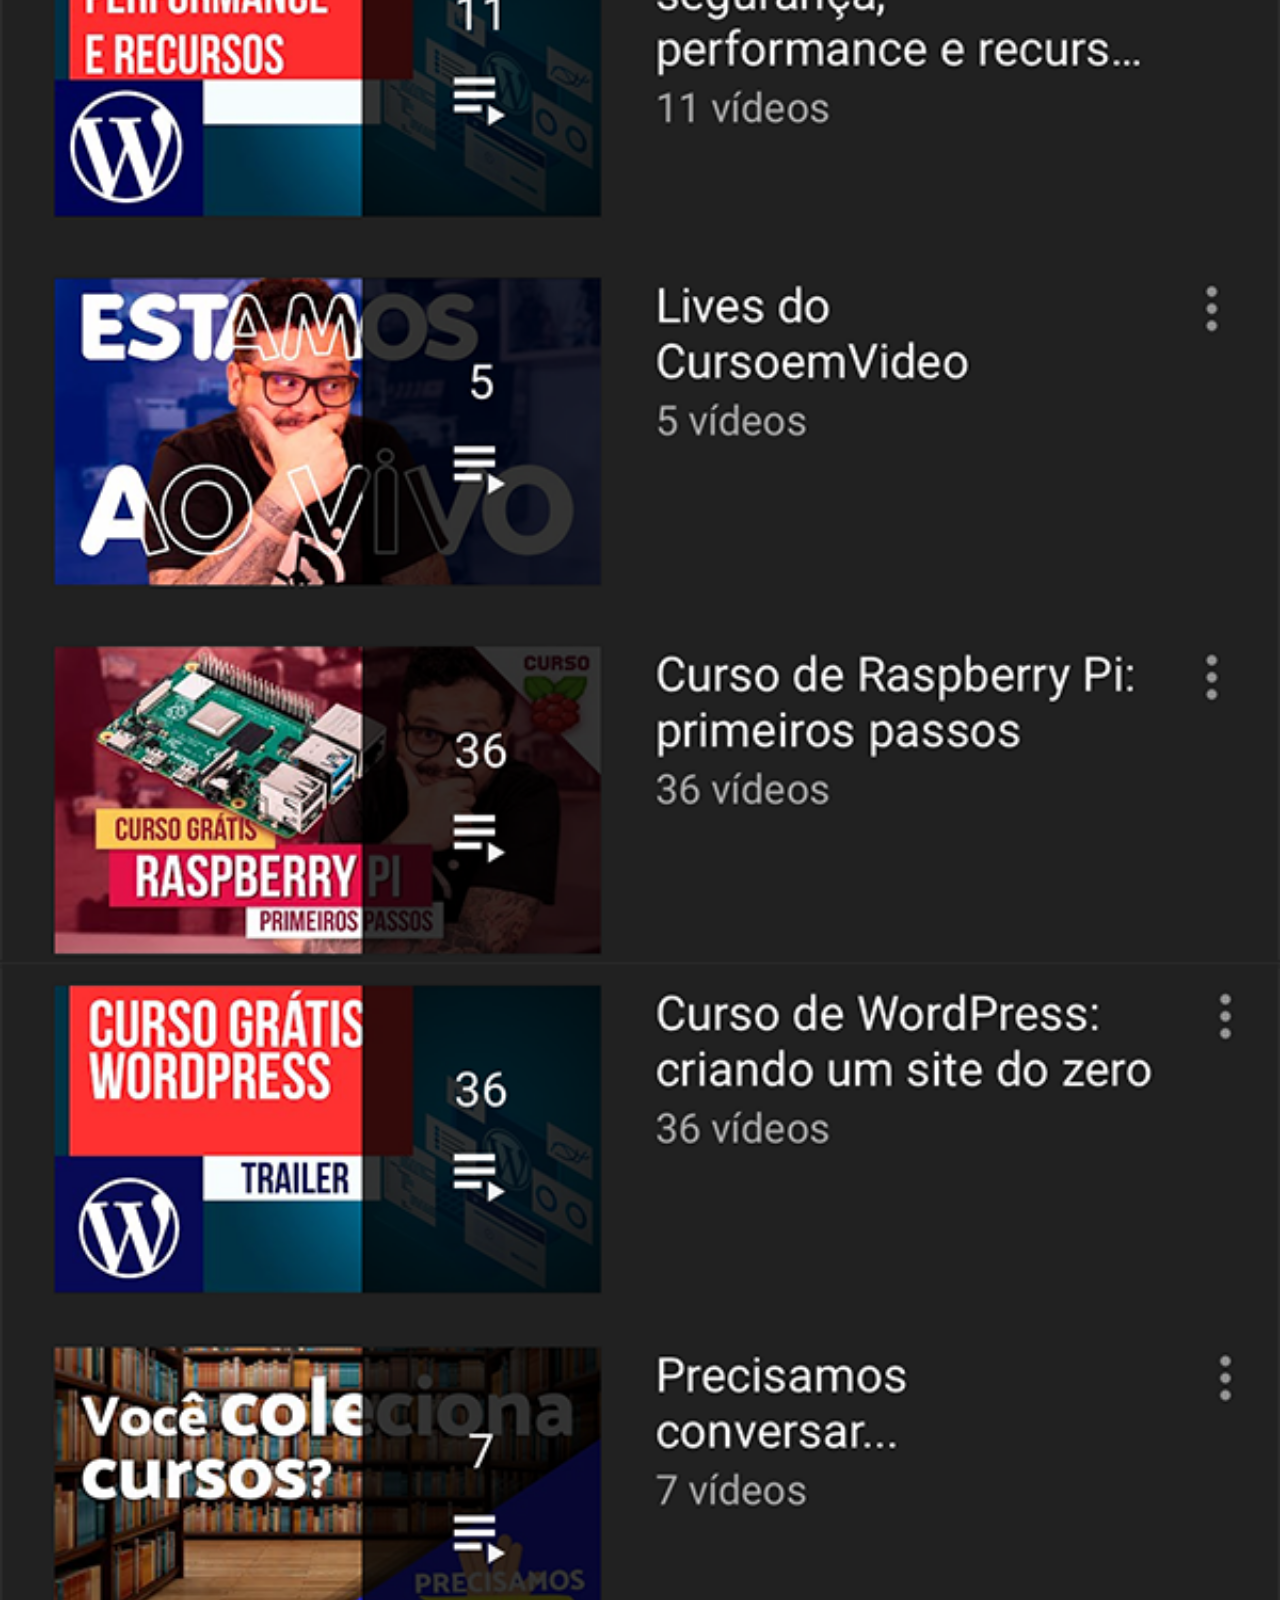
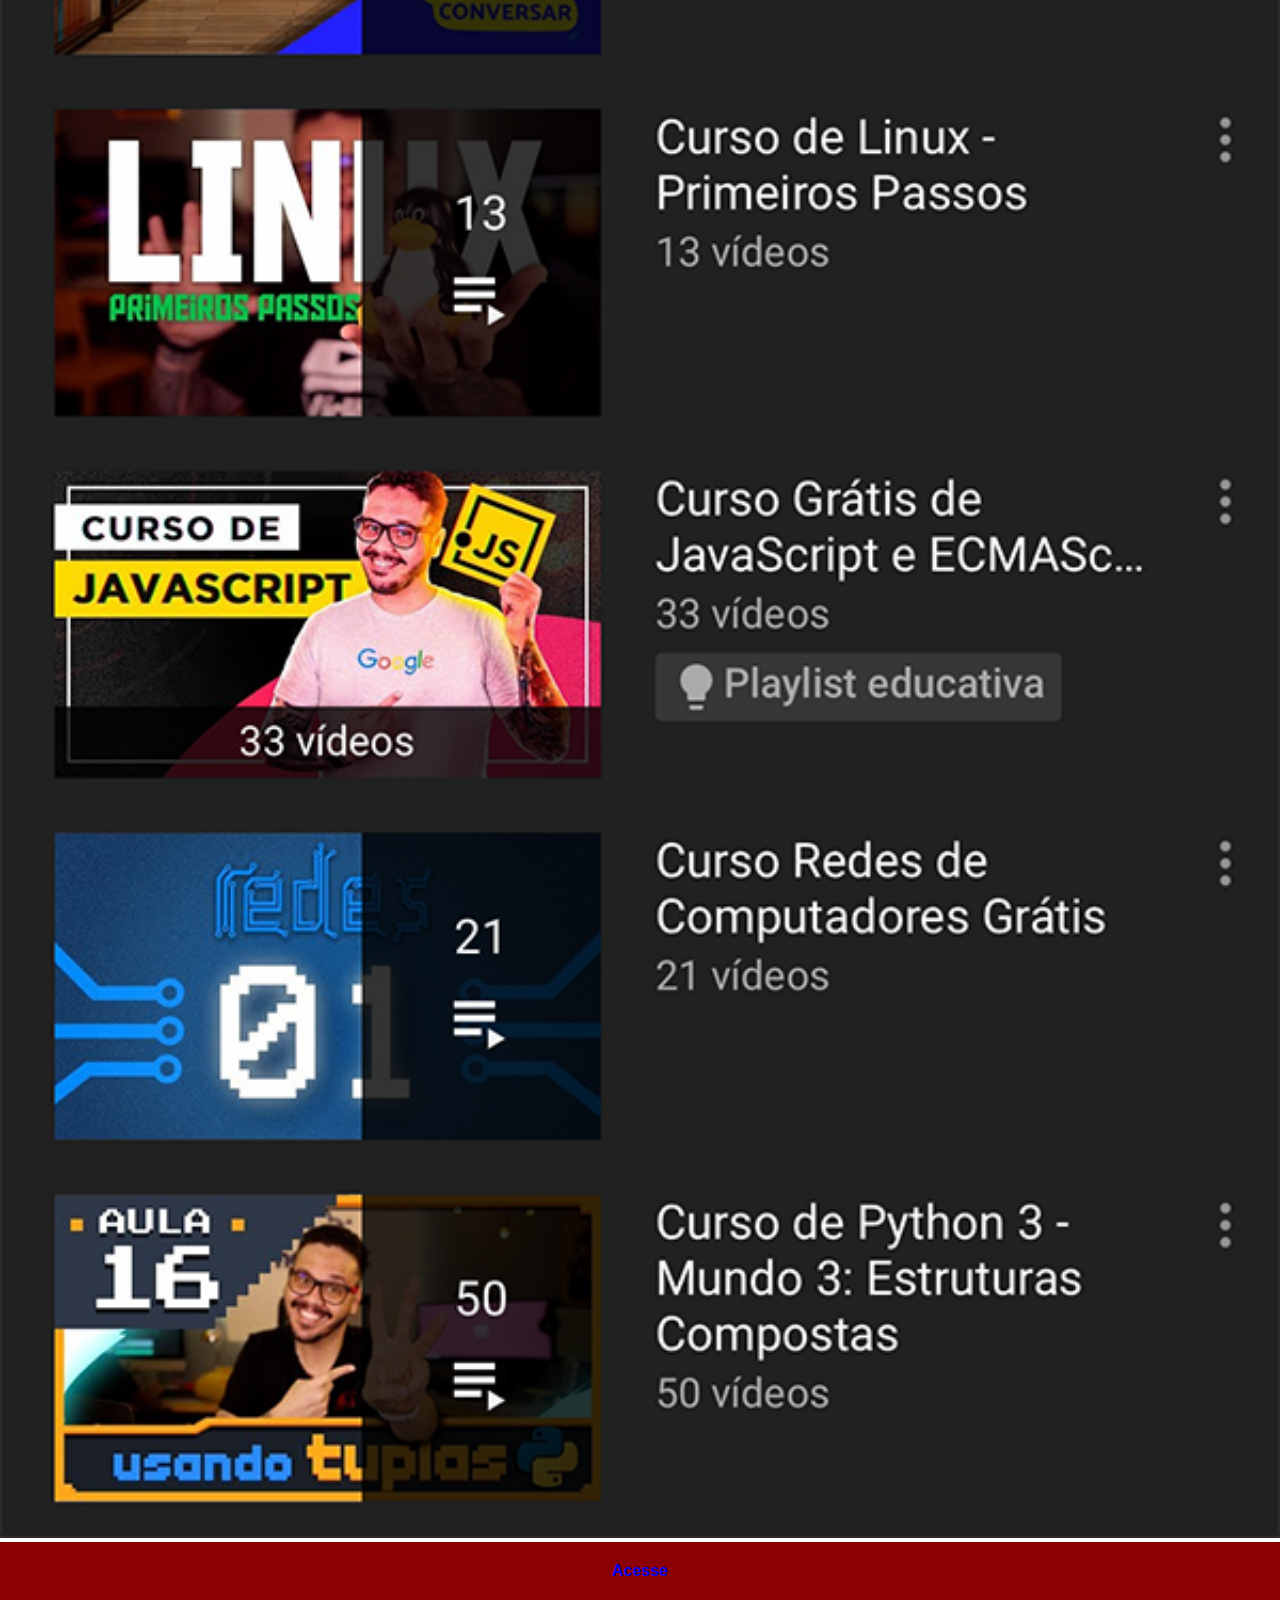
<file: youtube.html>
<!DOCTYPE html>
<html lang="pt-br">
<head>
    <meta charset="UTF-8">
    <meta name="viewport" content="width=device-width, initial-scale=1.0">
    <title>YouTube</title>
    <link rel="stylesheet" href="estilos/social.css">
</head>
<body>
    <img src="imagens/tela-youtube.png" alt="YouTube">
    <a href="https://www.youtube.com/@CursoemVideo" target="_blank">Acesse</a>
</body>
</html>
</file>
<file: estilos/style.css>
@charset "UTF8";

* {
    margin: 0px;
    padding: 0px;
    font-family: Arial, Helvetica, sans-serif;
}

html, body {
    height: 100vh;
    width: 100vw;
    background-color: black;
}

body {
    background: url(../imagens/fundo-madeira.jpg) no-repeat top center;
    background-size: cover;
    background-attachment: fixed;
}

main {
    height: 100vh;
    position: relative;
}

section#telefone {
    position: absolute;
    top: 50%;
    left: 50%;
    transform: translate(-50%, -50%);
    height: 627px;
    width: 311px;
    background: url('../imagens/frame-iphone.png') no-repeat;
}

iframe#tela {
    position: relative;
    top: 80px;
    left: 22px;
    width: 267px;
    height: 471px;
}
section#redes-sociais {
    text-align: right;
}

section#redes-sociais img {
    width: 50px;
    margin: 10px;
    border-radius: 50%;
    box-shadow: 2px 2px 5px rgba(0, 0, 0, 0.400);
    box-sizing: border-box;
}

section#redes-sociais img:hover {
    border: 2px solid rgba(255, 255, 255, 0.637);
    transform: translate(-3px,-3px);
    box-shadow: 5px 5px 10px rgba(0, 0, 0, 0.664);
    transition: transform .2s, border 1s;
}
</file>
<file: estilos/social.css>
@charset "UTF-8";

* {
    margin: 0px;
    padding: 0px;
    font-family: Arial, Helvetica, sans-serif;
}

::-webkit-scrollbar {
    width: 0px;
    height: 0px;
}

img {
    width: 100vw;
}

a {
    display: block;
    background-color: darkred;
    padding: 20px;
    text-align: center;
    font-weight: bolder;
    text-decoration: none;
}

a:hover {
    background-color: red;
}
</file>
